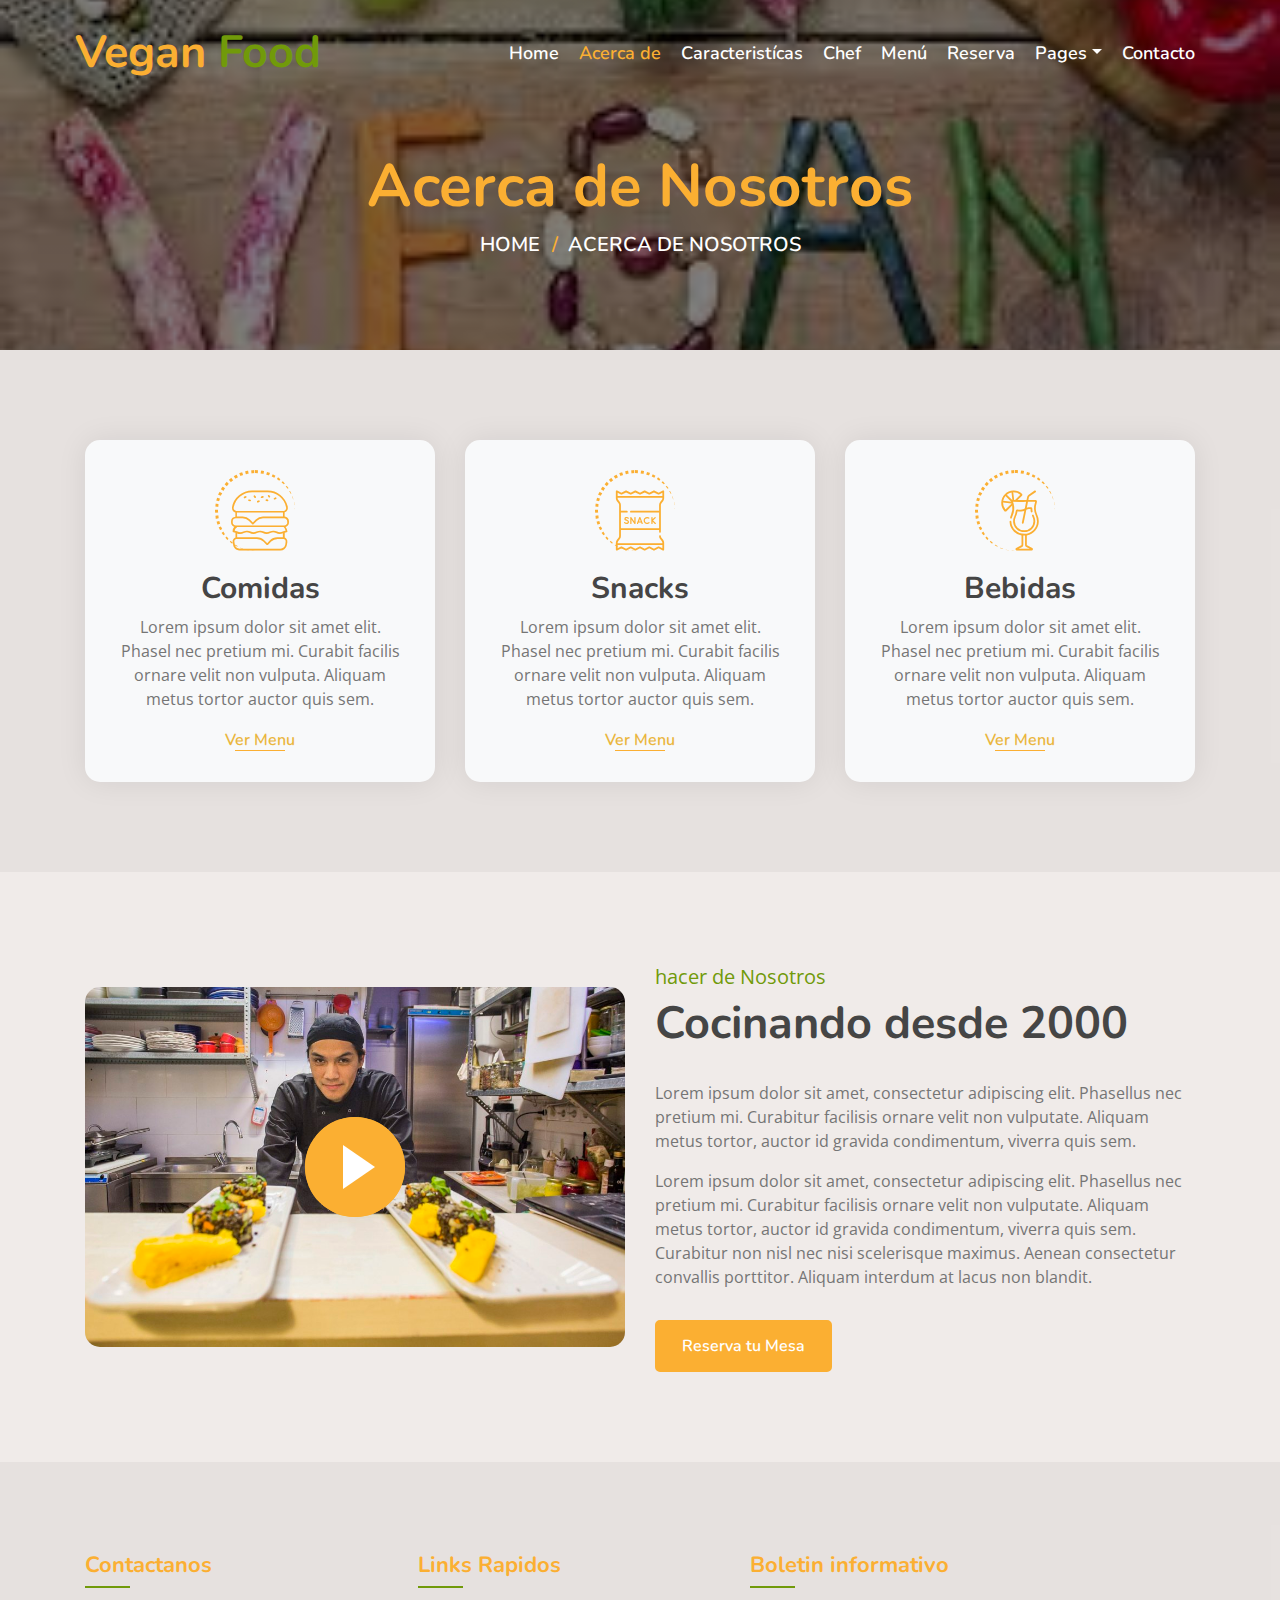
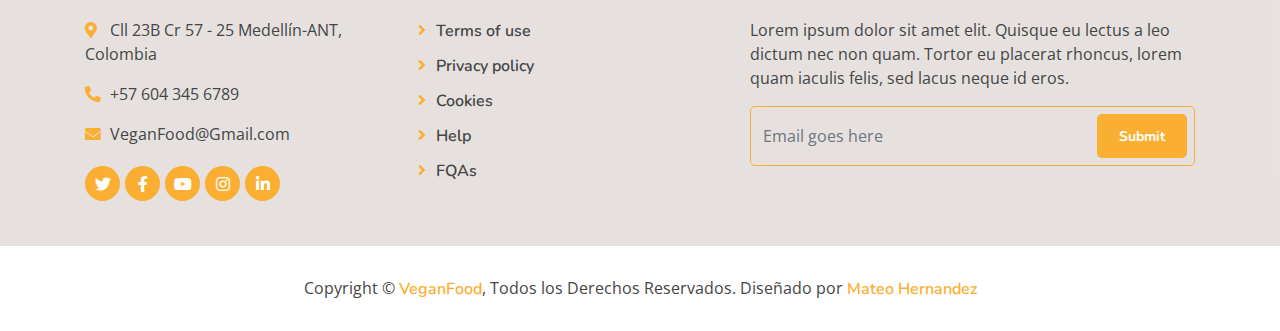
<file: about.html>
<!DOCTYPE html>
<html lang="en">
    <head>
        <meta charset="utf-8">
         <title>VeganFood Website Template</title>
        <meta content="width=device-width, initial-scale=1.0" name="viewport">
        <meta content="Free Website Template" name="keywords">
        <meta content="Free Website Template" name="description">

        <!-- Favicon -->
        <link href="img/favicon.ico" rel="icon">

        <!-- Google Font -->
        <link href="https://fonts.googleapis.com/css?family=Open+Sans:300,400|Nunito:600,700" rel="stylesheet"> 
        
        <!-- CSS Libraries -->
        <link href="https://stackpath.bootstrapcdn.com/bootstrap/4.4.1/css/bootstrap.min.css" rel="stylesheet">
        <link href="https://cdnjs.cloudflare.com/ajax/libs/font-awesome/5.10.0/css/all.min.css" rel="stylesheet">
        <link href="lib/animate/animate.min.css" rel="stylesheet">
        <link href="lib/owlcarousel/assets/owl.carousel.min.css" rel="stylesheet">
        <link href="lib/flaticon/font/flaticon.css" rel="stylesheet">
        <link href="lib/tempusdominus/css/tempusdominus-bootstrap-4.min.css" rel="stylesheet" />

        <!-- Template Stylesheet -->
        <link href="css/style.css" rel="stylesheet">
    </head>

    <body>
        <!-- Nav Bar Start -->
        <div class="navbar navbar-expand-lg bg-light navbar-light">
            <div class="container-fluid">
                <a href="index.html" class="navbar-brand">Vegan <span>Food</span></a>
                <button type="button" class="navbar-toggler" data-toggle="collapse" data-target="#navbarCollapse">
                    <span class="navbar-toggler-icon"></span>
                </button>

                <div class="collapse navbar-collapse justify-content-between" id="navbarCollapse">
                    <div class="navbar-nav ml-auto">
                        <a href="index.html" class="nav-item nav-link">Home</a>
                        <a href="about.html" class="nav-item nav-link active">Acerca de</a>
                        <a href="feature.html" class="nav-item nav-link">Caracteristícas</a>
                        <a href="team.html" class="nav-item nav-link">Chef</a>
                        <a href="menu.html" class="nav-item nav-link">Menú</a>
                        <a href="booking.html" class="nav-item nav-link">Reserva</a>
                        <div class="nav-item dropdown">
                            <a href="#" class="nav-link dropdown-toggle" data-toggle="dropdown">Pages</a>
                            <div class="dropdown-menu">
                                <a href="blog.html" class="dropdown-item">Blog</a>
                                <a href="single.html" class="dropdown-item">Detalle</a>
                            </div>
                        </div>
                        <a href="contact.html" class="nav-item nav-link">Contacto</a>
                    </div>
                </div>
            </div>
        </div>
        <!-- Nav Bar End -->
        
        
        <!-- Page Header Start -->
        <div class="page-header mb-0">
            <div class="container">
                <div class="row">
                    <div class="col-12">
                        <h2>Acerca de Nosotros</h2>
                    </div>
                    <div class="col-12">
                        <a href="">Home</a>
                        <a href="">Acerca de Nosotros</a>
                    </div>
                </div>
            </div>
        </div>
        <!-- Page Header End -->
        
        
        <!-- Food Start -->
        <div class="food mt-0">
            <div class="container">
                <div class="row align-items-center">
                    <div class="col-md-4">
                        <div class="food-item">
                            <i class="flaticon-burger"></i>
                            <h2>Comidas</h2>
                            <p>
                                Lorem ipsum dolor sit amet elit. Phasel nec pretium mi. Curabit facilis ornare velit non vulputa. Aliquam metus tortor auctor quis sem. 
                            </p>
                            <a href="">Ver Menu</a>
                        </div>
                    </div>
                    <div class="col-md-4">
                        <div class="food-item">
                            <i class="flaticon-snack"></i>
                            <h2>Snacks</h2>
                            <p>
                                Lorem ipsum dolor sit amet elit. Phasel nec pretium mi. Curabit facilis ornare velit non vulputa. Aliquam metus tortor auctor quis sem. 
                            </p>
                            <a href="">Ver Menu</a>
                        </div>
                    </div>
                    <div class="col-md-4">
                        <div class="food-item">
                            <i class="flaticon-cocktail"></i>
                            <h2>Bebidas</h2>
                            <p>
                                Lorem ipsum dolor sit amet elit. Phasel nec pretium mi. Curabit facilis ornare velit non vulputa. Aliquam metus tortor auctor quis sem. 
                            </p>
                            <a href="">Ver Menu</a>
                        </div>
                    </div>
                </div>
            </div>
        </div>
        <!-- Food End -->
        

        <!-- About Start -->
        <div class="about">
            <div class="container">
                <div class="row align-items-center">
                    <div class="col-lg-6">
                        <div class="about-img">
                            <img src="img/about.jpg" alt="Image">
                            <button type="button" class="btn-play" data-toggle="modal" data-src="https://www.youtube.com/embed/DWRcNpR6Kdc" data-target="#videoModal">
                                <span></span>
                            </button>
                        </div>
                    </div>
                    <div class="col-lg-6">
                        <div class="about-content">
                            <div class="section-header">
                                <p>hacer de Nosotros</p>
                                <h2>Cocinando desde 2000</h2>
                            </div>
                            <div class="about-text">
                                <p>
                                    Lorem ipsum dolor sit amet, consectetur adipiscing elit. Phasellus nec pretium mi. Curabitur facilisis ornare velit non vulputate. Aliquam metus tortor, auctor id gravida condimentum, viverra quis sem.
                                </p>
                                <p>
                                    Lorem ipsum dolor sit amet, consectetur adipiscing elit. Phasellus nec pretium mi. Curabitur facilisis ornare velit non vulputate. Aliquam metus tortor, auctor id gravida condimentum, viverra quis sem. Curabitur non nisl nec nisi scelerisque maximus. Aenean consectetur convallis porttitor. Aliquam interdum at lacus non blandit.
                                </p>
                                <a class="btn custom-btn" href="">Reserva tu Mesa</a>
                            </div>
                        </div>
                    </div>
                </div>
            </div>
        </div>
        <!-- About End -->
        
        
        <!-- Video Modal Start-->
        <div class="modal fade" id="videoModal" tabindex="-1" role="dialog" aria-labelledby="exampleModalLabel" aria-hidden="true">
            <div class="modal-dialog" role="document">
                <div class="modal-content">
                    <div class="modal-body">
                        <button type="button" class="close" data-dismiss="modal" aria-label="Close">
                            <span aria-hidden="true">&times;</span>
                        </button>        
                        <!-- 16:9 aspect ratio -->
                        <div class="embed-responsive embed-responsive-16by9">
                            <iframe class="embed-responsive-item" src="" id="video"  allowscriptaccess="always" allow="autoplay"></iframe>
                        </div>
                    </div>
                </div>
            </div>
        </div> 
        <!-- Video Modal End -->


        <!-- Footer Start -->
        <div class="footer">
            <div class="container">
                <div class="row">
                    <div class="col-lg-7">
                        <div class="row">
                            <div class="col-md-6">
                                <div class="footer-contact">
                                    <h2>Contactanos</h2>
                                    <p><i class="fa fa-map-marker-alt"></i>Cll 23B Cr 57 - 25 Medellín-ANT, Colombia</p>
                                    <p><i class="fa fa-phone-alt"></i>+57 604 345 6789</p>
                                    <p><i class="fa fa-envelope"></i>VeganFood@Gmail.com</p>
                                    <div class="footer-social">
                                        <a href=""><i class="fab fa-twitter"></i></a>
                                        <a href=""><i class="fab fa-facebook-f"></i></a>
                                        <a href=""><i class="fab fa-youtube"></i></a>
                                        <a href=""><i class="fab fa-instagram"></i></a>
                                        <a href=""><i class="fab fa-linkedin-in"></i></a>
                                    </div>
                                </div>
                            </div>
                            <div class="col-md-6">
                                <div class="footer-link">
                                    <h2>Links Rapidos</h2>
                                    <a href="">Terms of use</a>
                                    <a href="">Privacy policy</a>
                                    <a href="">Cookies</a>
                                    <a href="">Help</a>
                                    <a href="">FQAs</a>
                                </div>
                            </div>
                        </div>
                    </div>
                    <div class="col-lg-5">
                        <div class="footer-newsletter">
                            <h2>Boletin informativo</h2>
                            <p>
                                Lorem ipsum dolor sit amet elit. Quisque eu lectus a leo dictum nec non quam. Tortor eu placerat rhoncus, lorem quam iaculis felis, sed lacus neque id eros.
                            </p>
                            <div class="form">
                                <input class="form-control" placeholder="Email goes here">
                                <button class="btn custom-btn">Submit</button>
                            </div>
                        </div>
                    </div>
                </div>
            </div>
            <div class="copyright">
                <div class="container">
                   <p>Copyright &copy; <a href="#">VeganFood</a>, Todos los Derechos Reservados.</p>
                    <p>Diseñado por <a href="https://htmlcodex.com">Mateo Hernandez</a></p>
                </div>
            </div>
        </div>
        <!-- Footer End -->

        <a href="#" class="back-to-top"><i class="fa fa-chevron-up"></i></a>

        <!-- JavaScript Libraries -->
        <script src="https://code.jquery.com/jquery-3.4.1.min.js"></script>
        <script src="https://stackpath.bootstrapcdn.com/bootstrap/4.4.1/js/bootstrap.bundle.min.js"></script>
        <script src="lib/easing/easing.min.js"></script>
        <script src="lib/owlcarousel/owl.carousel.min.js"></script>
        <script src="lib/tempusdominus/js/moment.min.js"></script>
        <script src="lib/tempusdominus/js/moment-timezone.min.js"></script>
        <script src="lib/tempusdominus/js/tempusdominus-bootstrap-4.min.js"></script>
        
        <!-- Contact Javascript File -->
        <script src="mail/jqBootstrapValidation.min.js"></script>
        <script src="mail/contact.js"></script>

        <!-- Template Javascript -->
        <script src="js/main.js"></script>
    </body>
</html>
</file>
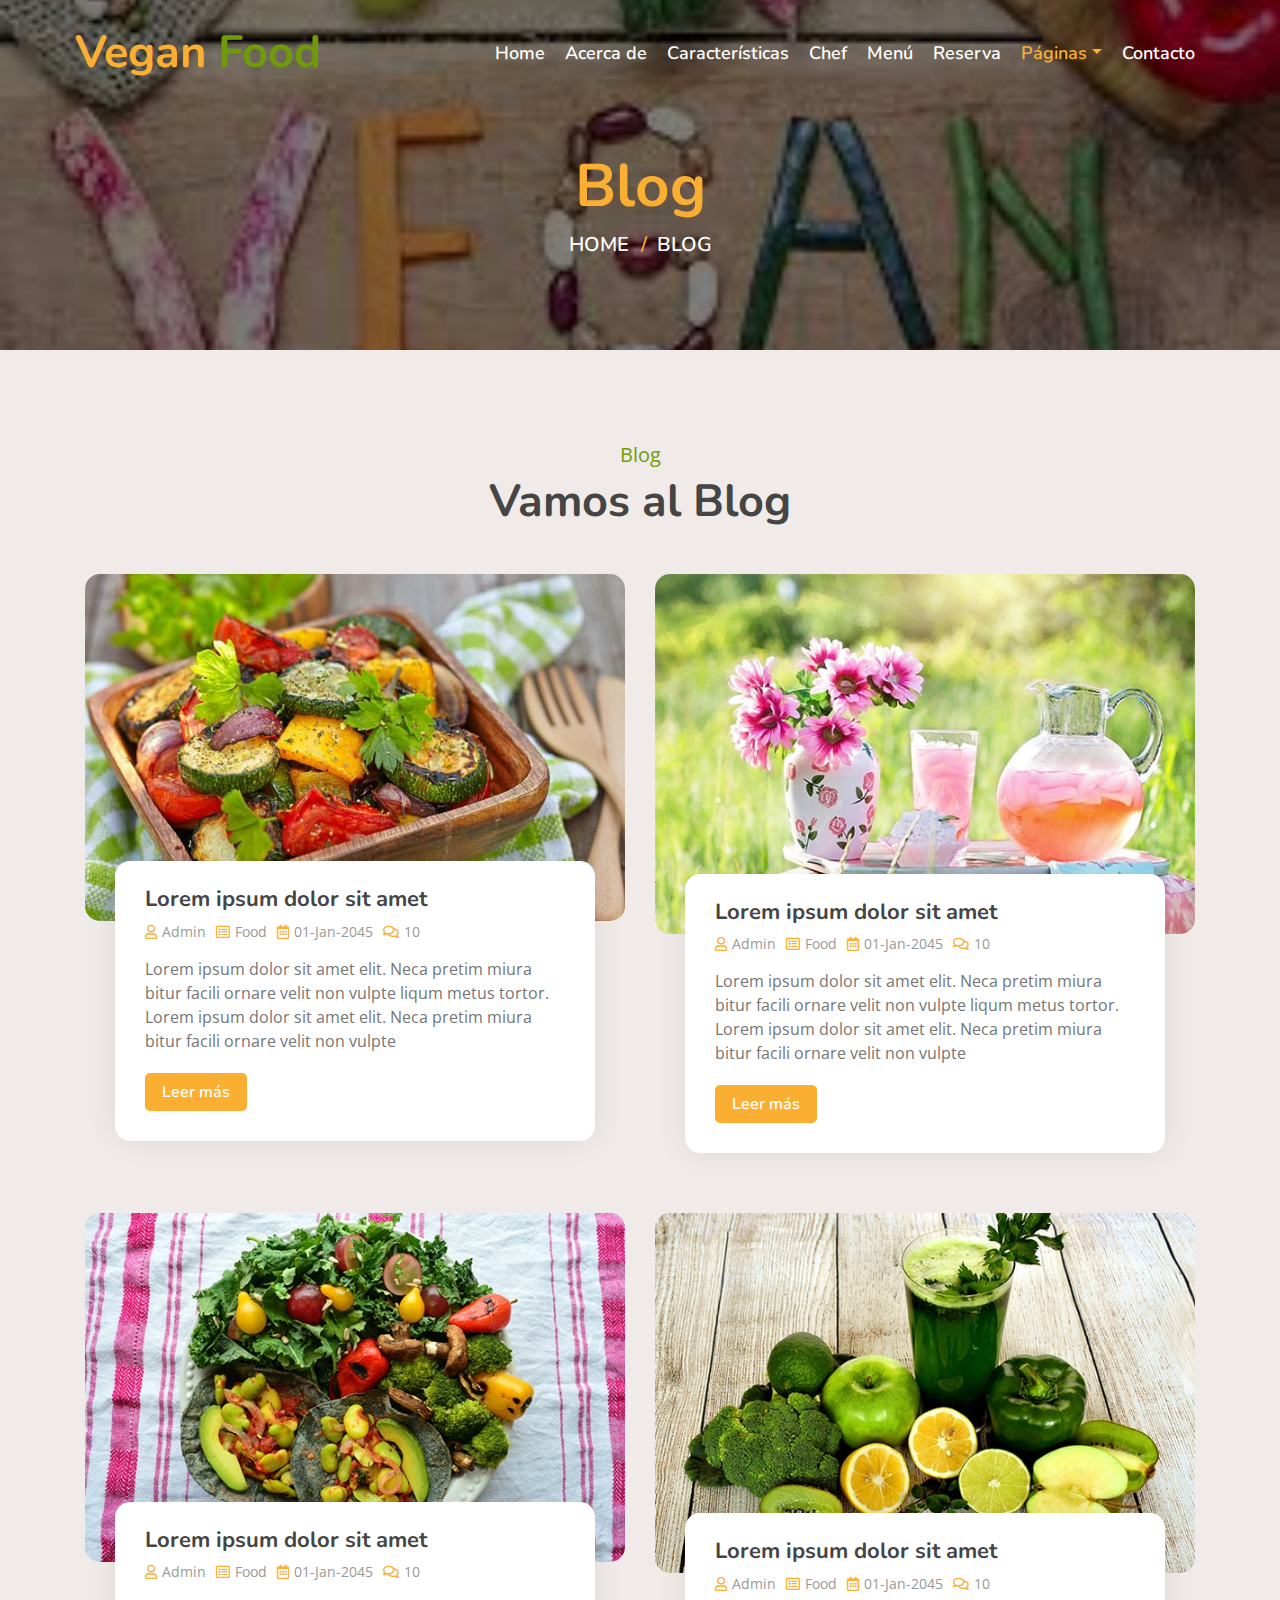
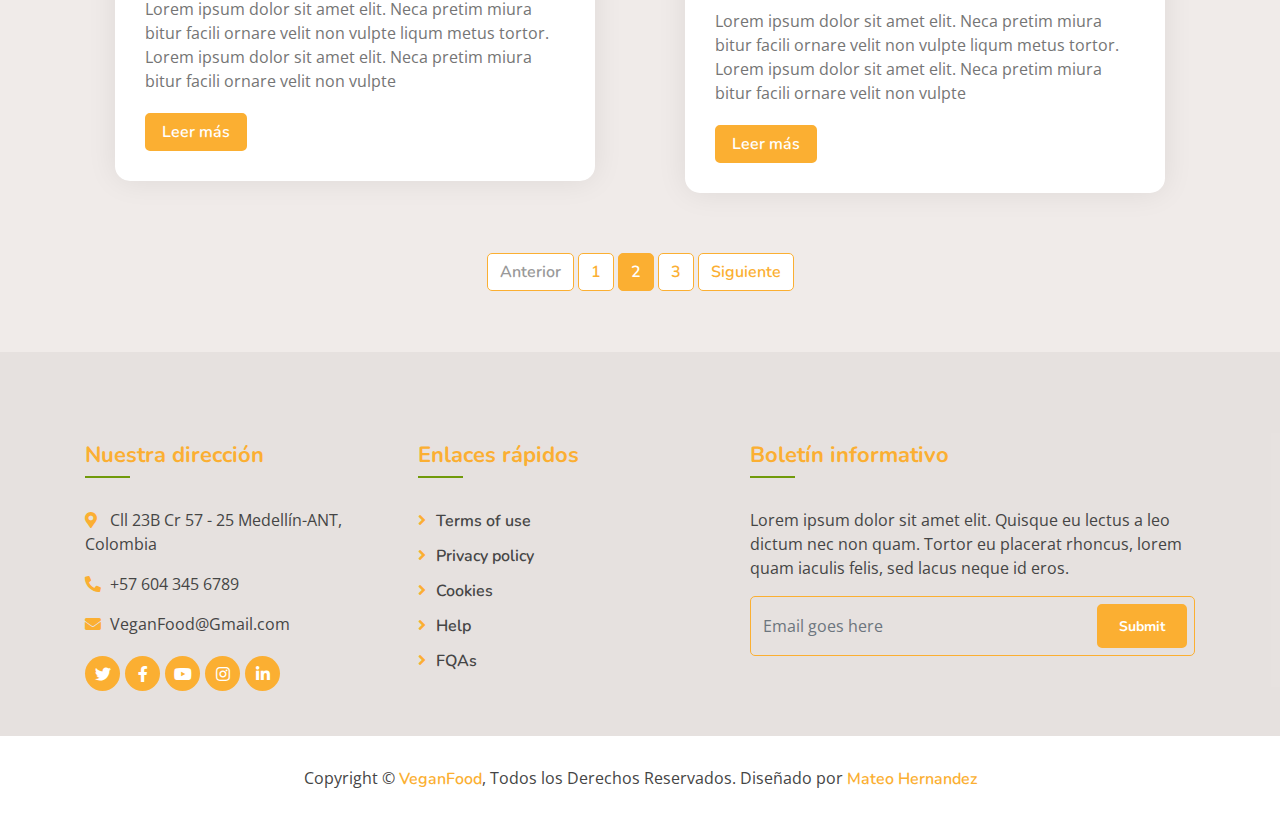
<file: blog.html>
<!DOCTYPE html>
<html lang="en">
    <head>
        <meta charset="utf-8">
         <title>VeganFood Website Template</title>
        <meta content="width=device-width, initial-scale=1.0" name="viewport">
        <meta content="Free Website Template" name="keywords">
        <meta content="Free Website Template" name="description">

        <!-- Favicon -->
        <link href="img/favicon.ico" rel="icon">

        <!-- Google Font -->
        <link href="https://fonts.googleapis.com/css?family=Open+Sans:300,400|Nunito:600,700" rel="stylesheet"> 
        
        <!-- CSS Libraries -->
        <link href="https://stackpath.bootstrapcdn.com/bootstrap/4.4.1/css/bootstrap.min.css" rel="stylesheet">
        <link href="https://cdnjs.cloudflare.com/ajax/libs/font-awesome/5.10.0/css/all.min.css" rel="stylesheet">
        <link href="lib/animate/animate.min.css" rel="stylesheet">
        <link href="lib/owlcarousel/assets/owl.carousel.min.css" rel="stylesheet">
        <link href="lib/flaticon/font/flaticon.css" rel="stylesheet">
        <link href="lib/tempusdominus/css/tempusdominus-bootstrap-4.min.css" rel="stylesheet" />

        <!-- Template Stylesheet -->
        <link href="css/style.css" rel="stylesheet">
    </head>

    <body>
        <!-- Nav Bar Start -->
        <div class="navbar navbar-expand-lg bg-light navbar-light">
            <div class="container-fluid">
                <a href="index.html" class="navbar-brand">Vegan <span>Food</span></a>
                <button type="button" class="navbar-toggler" data-toggle="collapse" data-target="#navbarCollapse">
                    <span class="navbar-toggler-icon"></span>
                </button>

                <div class="collapse navbar-collapse justify-content-between" id="navbarCollapse">
                    <div class="navbar-nav ml-auto">
                        <a href="index.html" class="nav-item nav-link">Home</a>
                        <a href="about.html" class="nav-item nav-link">Acerca de</a>
                        <a href="feature.html" class="nav-item nav-link">Características</a>
                        <a href="team.html" class="nav-item nav-link">Chef</a>
                        <a href="menu.html" class="nav-item nav-link">Menú</a>
                        <a href="booking.html" class="nav-item nav-link">Reserva</a>
                        <div class="nav-item dropdown">
                            <a href="#" class="nav-link dropdown-toggle active" data-toggle="dropdown">Páginas</a>
                            <div class="dropdown-menu">
                                <a href="blog.html" class="dropdown-item">Blog</a>
                                <a href="single.html" class="dropdown-item">Detalle</a>
                            </div>
                        </div>
                        <a href="contact.html" class="nav-item nav-link">Contacto</a>
                    </div>
                </div>
            </div>
        </div>
        <!-- Nav Bar End -->
        
        
        <!-- Page Header Start -->
        <div class="page-header">
            <div class="container">
                <div class="row">
                    <div class="col-12">
                        <h2>Blog</h2>
                    </div>
                    <div class="col-12">
                        <a href="">Home</a>
                        <a href="">Blog</a>
                    </div>
                </div>
            </div>
        </div>
        <!-- Page Header End -->
        
        
        <!-- Blog Start -->
        <div class="blog">
            <div class="container">
                <div class="section-header text-center">
                    <p>Blog</p>
                    <h2>Vamos al Blog</h2>
                </div>
                <div class="row">
                    <div class="col-md-6">
                        <div class="blog-item">
                            <div class="blog-img">
                                <img src="img/blog-1.jpg" alt="Blog">
                            </div>
                            <div class="blog-content">
                                <h2 class="blog-title">Lorem ipsum dolor sit amet</h2>
                                <div class="blog-meta">
                                    <p><i class="far fa-user"></i>Admin</p>
                                    <p><i class="far fa-list-alt"></i>Food</p>
                                    <p><i class="far fa-calendar-alt"></i>01-Jan-2045</p>
                                    <p><i class="far fa-comments"></i>10</p>
                                </div>
                                <div class="blog-text">
                                    <p>
                                        Lorem ipsum dolor sit amet elit. Neca pretim miura bitur facili ornare velit non vulpte liqum metus tortor. Lorem ipsum dolor sit amet elit. Neca pretim miura bitur facili ornare velit non vulpte
                                    </p>
                                    <a class="btn custom-btn" href="">Leer más</a>
                                </div>
                            </div>
                        </div>
                    </div>
                    <div class="col-md-6">
                        <div class="blog-item">
                            <div class="blog-img">
                                <img src="img/blog-2.jpg" alt="Blog">
                            </div>
                            <div class="blog-content">
                                <h2 class="blog-title">Lorem ipsum dolor sit amet</h2>
                                <div class="blog-meta">
                                    <p><i class="far fa-user"></i>Admin</p>
                                    <p><i class="far fa-list-alt"></i>Food</p>
                                    <p><i class="far fa-calendar-alt"></i>01-Jan-2045</p>
                                    <p><i class="far fa-comments"></i>10</p>
                                </div>
                                <div class="blog-text">
                                    <p>
                                        Lorem ipsum dolor sit amet elit. Neca pretim miura bitur facili ornare velit non vulpte liqum metus tortor. Lorem ipsum dolor sit amet elit. Neca pretim miura bitur facili ornare velit non vulpte
                                    </p>
                                    <a class="btn custom-btn" href="">Leer más</a>
                                </div>
                            </div>
                        </div>
                    </div>
                    <div class="col-md-6">
                        <div class="blog-item">
                            <div class="blog-img">
                                <img src="img/blog-3.jpg" alt="Blog">
                            </div>
                            <div class="blog-content">
                                <h2 class="blog-title">Lorem ipsum dolor sit amet</h2>
                                <div class="blog-meta">
                                    <p><i class="far fa-user"></i>Admin</p>
                                    <p><i class="far fa-list-alt"></i>Food</p>
                                    <p><i class="far fa-calendar-alt"></i>01-Jan-2045</p>
                                    <p><i class="far fa-comments"></i>10</p>
                                </div>
                                <div class="blog-text">
                                    <p>
                                        Lorem ipsum dolor sit amet elit. Neca pretim miura bitur facili ornare velit non vulpte liqum metus tortor. Lorem ipsum dolor sit amet elit. Neca pretim miura bitur facili ornare velit non vulpte
                                    </p>
                                    <a class="btn custom-btn" href="">Leer más</a>
                                </div>
                            </div>
                        </div>
                    </div>
                    <div class="col-md-6">
                        <div class="blog-item">
                            <div class="blog-img">
                                <img src="img/blog-4.jpg" alt="Blog">
                            </div>
                            <div class="blog-content">
                                <h2 class="blog-title">Lorem ipsum dolor sit amet</h2>
                                <div class="blog-meta">
                                    <p><i class="far fa-user"></i>Admin</p>
                                    <p><i class="far fa-list-alt"></i>Food</p>
                                    <p><i class="far fa-calendar-alt"></i>01-Jan-2045</p>
                                    <p><i class="far fa-comments"></i>10</p>
                                </div>
                                <div class="blog-text">
                                    <p>
                                        Lorem ipsum dolor sit amet elit. Neca pretim miura bitur facili ornare velit non vulpte liqum metus tortor. Lorem ipsum dolor sit amet elit. Neca pretim miura bitur facili ornare velit non vulpte
                                    </p>
                                    <a class="btn custom-btn" href="">Leer más</a>
                                </div>
                            </div>
                        </div>
                    </div>
                </div>
                <div class="row">
                    <div class="col-12">
                        <ul class="pagination justify-content-center">
                            <li class="page-item disabled"><a class="page-link" href="#">Anterior</a></li>
                            <li class="page-item"><a class="page-link" href="#">1</a></li>
                            <li class="page-item active"><a class="page-link" href="#">2</a></li>
                            <li class="page-item"><a class="page-link" href="#">3</a></li>
                            <li class="page-item"><a class="page-link" href="#">Siguiente</a></li>
                        </ul> 
                    </div>
                </div>
            </div>
        </div>
        <!-- Blog End -->


        <!-- Footer Start -->
        <div class="footer">
            <div class="container">
                <div class="row">
                    <div class="col-lg-7">
                        <div class="row">
                            <div class="col-md-6">
                                <div class="footer-contact">
                                    <h2>Nuestra dirección</h2>
                                    <p><i class="fa fa-map-marker-alt"></i>Cll 23B Cr 57 - 25 Medellín-ANT, Colombia</p>
                                    <p><i class="fa fa-phone-alt"></i>+57 604 345 6789</p>
                                    <p><i class="fa fa-envelope"></i>VeganFood@Gmail.com</p>
                                    <div class="footer-social">
                                        <a href=""><i class="fab fa-twitter"></i></a>
                                        <a href=""><i class="fab fa-facebook-f"></i></a>
                                        <a href=""><i class="fab fa-youtube"></i></a>
                                        <a href=""><i class="fab fa-instagram"></i></a>
                                        <a href=""><i class="fab fa-linkedin-in"></i></a>
                                    </div>
                                </div>
                            </div>
                            <div class="col-md-6">
                                <div class="footer-link">
                                    <h2>Enlaces rápidos</h2>
                                    <a href="">Terms of use</a>
                                    <a href="">Privacy policy</a>
                                    <a href="">Cookies</a>
                                    <a href="">Help</a>
                                    <a href="">FQAs</a>
                                </div>
                            </div>
                        </div>
                    </div>
                    <div class="col-lg-5">
                        <div class="footer-newsletter">
                            <h2>Boletín informativo</h2>
                            <p>
                                Lorem ipsum dolor sit amet elit. Quisque eu lectus a leo dictum nec non quam. Tortor eu placerat rhoncus, lorem quam iaculis felis, sed lacus neque id eros.
                            </p>
                            <div class="form">
                                <input class="form-control" placeholder="Email goes here">
                                <button class="btn custom-btn">Submit</button>
                            </div>
                        </div>
                    </div>
                </div>
            </div>
            <div class="copyright">
                <div class="container">
                    <p>Copyright &copy; <a href="#">VeganFood</a>, Todos los Derechos Reservados.</p>
                    <p>Diseñado por <a href="https://htmlcodex.com">Mateo Hernandez</a></p>
                </div>
            </div>
        </div>
        <!-- Footer End -->

        <a href="#" class="back-to-top"><i class="fa fa-chevron-up"></i></a>

        <!-- JavaScript Libraries -->
        <script src="https://code.jquery.com/jquery-3.4.1.min.js"></script>
        <script src="https://stackpath.bootstrapcdn.com/bootstrap/4.4.1/js/bootstrap.bundle.min.js"></script>
        <script src="lib/easing/easing.min.js"></script>
        <script src="lib/owlcarousel/owl.carousel.min.js"></script>
        <script src="lib/tempusdominus/js/moment.min.js"></script>
        <script src="lib/tempusdominus/js/moment-timezone.min.js"></script>
        <script src="lib/tempusdominus/js/tempusdominus-bootstrap-4.min.js"></script>
        
        <!-- Contact Javascript File -->
        <script src="mail/jqBootstrapValidation.min.js"></script>
        <script src="mail/contact.js"></script>

        <!-- Template Javascript -->
        <script src="js/main.js"></script>
    </body>
</html>
</file>
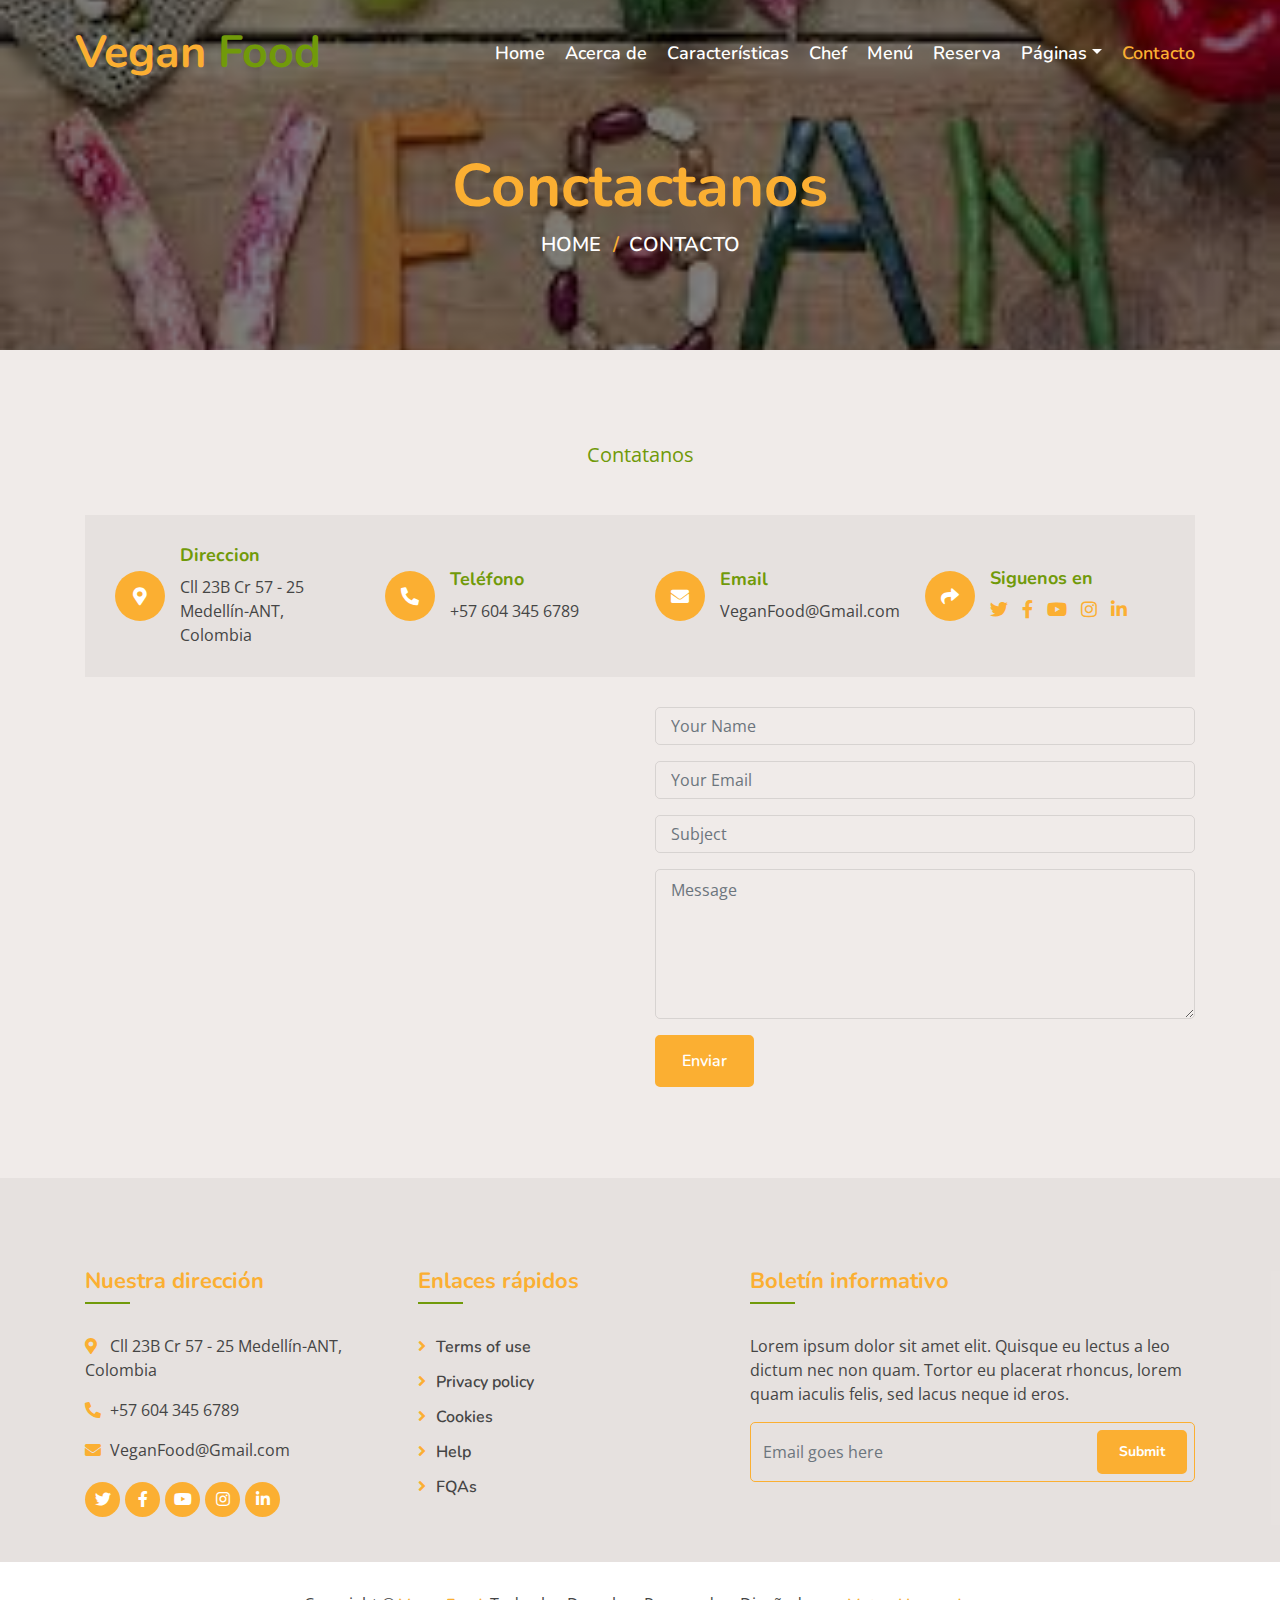
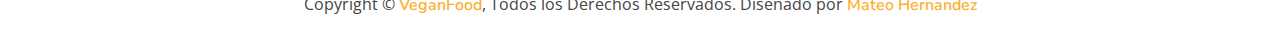
<file: contact.html>
<!DOCTYPE html>
<html lang="en">
    <head>
        <meta charset="utf-8">
         <title>VeganFood Website Template</title>
        <meta content="width=device-width, initial-scale=1.0" name="viewport">
        <meta content="Free Website Template" name="keywords">
        <meta content="Free Website Template" name="description">

        <!-- Favicon -->
        <link href="img/favicon.ico" rel="icon">

        <!-- Google Font -->
        <link href="https://fonts.googleapis.com/css?family=Open+Sans:300,400|Nunito:600,700" rel="stylesheet"> 
        
        <!-- CSS Libraries -->
        <link href="https://stackpath.bootstrapcdn.com/bootstrap/4.4.1/css/bootstrap.min.css" rel="stylesheet">
        <link href="https://cdnjs.cloudflare.com/ajax/libs/font-awesome/5.10.0/css/all.min.css" rel="stylesheet">
        <link href="lib/animate/animate.min.css" rel="stylesheet">
        <link href="lib/owlcarousel/assets/owl.carousel.min.css" rel="stylesheet">
        <link href="lib/flaticon/font/flaticon.css" rel="stylesheet">
        <link href="lib/tempusdominus/css/tempusdominus-bootstrap-4.min.css" rel="stylesheet" />

        <!-- Template Stylesheet -->
        <link href="css/style.css" rel="stylesheet">
    </head>

    <body>
        <!-- Nav Bar Start -->
        <div class="navbar navbar-expand-lg bg-light navbar-light">
            <div class="container-fluid">
                <a href="index.html" class="navbar-brand">Vegan <span>Food</span></a>
                <button type="button" class="navbar-toggler" data-toggle="collapse" data-target="#navbarCollapse">
                    <span class="navbar-toggler-icon"></span>
                </button>

                <div class="collapse navbar-collapse justify-content-between" id="navbarCollapse">
                    <div class="navbar-nav ml-auto">
                        <a href="index.html" class="nav-item nav-link">Home</a>
                        <a href="about.html" class="nav-item nav-link">Acerca de</a>
                        <a href="feature.html" class="nav-item nav-link">Características</a>
                        <a href="team.html" class="nav-item nav-link">Chef</a>
                        <a href="menu.html" class="nav-item nav-link">Menú</a>
                        <a href="booking.html" class="nav-item nav-link">Reserva</a>
                        <div class="nav-item dropdown">
                            <a href="#" class="nav-link dropdown-toggle" data-toggle="dropdown">Páginas</a>
                            <div class="dropdown-menu">
                                <a href="blog.html" class="dropdown-item">Blog</a>
                                <a href="single.html" class="dropdown-item">Detalle</a>
                            </div>
                        </div>
                        <a href="contact.html" class="nav-item nav-link active">Contacto</a>
                    </div>
                </div>
            </div>
        </div>
        <!-- Nav Bar End -->
        
        
        <!-- Page Header Start -->
        <div class="page-header">
            <div class="container">
                <div class="row">
                    <div class="col-12">
                        <h2>Conctactanos</h2>
                    </div>
                    <div class="col-12">
                        <a href="">Home</a>
                        <a href="">Contacto</a>
                    </div>
                </div>
            </div>
        </div>
        <!-- Page Header End -->
        
        
        <!-- Contact Start -->
        <div class="contact">
            <div class="container">
                <div class="section-header text-center">
                    <p>Contatanos</p>
                    <h2></h2>
                </div>
                <div class="row align-items-center contact-information">
                    <div class="col-md-6 col-lg-3">
                        <div class="contact-info">
                            <div class="contact-icon">
                                <i class="fa fa-map-marker-alt"></i>
                            </div>
                            <div class="contact-text">
                                <h3>Direccion</h3>
                                <p>Cll 23B Cr 57 - 25 Medellín-ANT, Colombia</p>
                            </div>
                        </div>
                    </div>
                    <div class="col-md-6 col-lg-3">
                        <div class="contact-info">
                            <div class="contact-icon">
                                <i class="fa fa-phone-alt"></i>
                            </div>
                            <div class="contact-text">
                                <h3>Teléfono</h3>
                                <p>+57 604 345 6789</p>
                            </div>
                        </div>
                    </div>
                    <div class="col-md-6 col-lg-3">
                        <div class="contact-info">
                            <div class="contact-icon">
                                <i class="fa fa-envelope"></i>
                            </div>
                            <div class="contact-text">
                                <h3>Email</h3>
                                <p>VeganFood@Gmail.com</p>
                            </div>
                        </div>
                    </div>
                    <div class="col-md-6 col-lg-3">
                        <div class="contact-info">
                            <div class="contact-icon">
                                <i class="fa fa-share"></i>
                            </div>
                            <div class="contact-text">
                                <h3>Siguenos en</h3>
                                <div class="contact-social">
                                    <a href=""><i class="fab fa-twitter"></i></a>
                                    <a href=""><i class="fab fa-facebook-f"></i></a>
                                    <a href=""><i class="fab fa-youtube"></i></a>
                                    <a href=""><i class="fab fa-instagram"></i></a>
                                    <a href=""><i class="fab fa-linkedin-in"></i></a>
                                </div>
                            </div>
                        </div>
                    </div>
                </div>
                <div class="row contact-form">
                    <div class="col-md-6">
                        <iframe src="https://www.google.com/maps/embed?pb=!1m14!1m12!1m3!1d28317.720532350304!2d-75.58473904640351!3d6.221899621686927!2m3!1f0!2f0!3f0!3m2!1i1024!2i768!4f13.1!5e0!3m2!1ses-419!2sco!4v1645395891861!5m2!1ses-419!2sco" frameborder="0" style="border:0;" allowfullscreen="" aria-hidden="false" tabindex="0"></iframe>
                    </div>
                    <div class="col-md-6">
                        <div id="success"></div>
                        <form name="sentMessage" id="contactForm" novalidate="novalidate">
                            <div class="control-group">
                                <input type="text" class="form-control" id="name" placeholder="Your Name" required="required" data-validation-required-message="Please enter your name" />
                                <p class="help-block text-danger"></p>
                            </div>
                            <div class="control-group">
                                <input type="email" class="form-control" id="email" placeholder="Your Email" required="required" data-validation-required-message="Please enter your email" />
                                <p class="help-block text-danger"></p>
                            </div>
                            <div class="control-group">
                                <input type="text" class="form-control" id="subject" placeholder="Subject" required="required" data-validation-required-message="Please enter a subject" />
                                <p class="help-block text-danger"></p>
                            </div>
                            <div class="control-group">
                                <textarea class="form-control" id="message" placeholder="Message" required="required" data-validation-required-message="Please enter your message"></textarea>
                                <p class="help-block text-danger"></p>
                            </div>
                            <div>
                                <button class="btn custom-btn" type="submit" id="sendMessageButton">Enviar</button>
                            </div>
                        </form>
                    </div>
                </div>
            </div>
        </div>
        <!-- Contact End -->


        <!-- Footer Start -->
        <div class="footer">
            <div class="container">
                <div class="row">
                    <div class="col-lg-7">
                        <div class="row">
                            <div class="col-md-6">
                                <div class="footer-contact">
                                   <h2>Nuestra dirección</h2>
                                    <p><i class="fa fa-map-marker-alt"></i>Cll 23B Cr 57 - 25 Medellín-ANT, Colombia</p>
                                    <p><i class="fa fa-phone-alt"></i>+57 604 345 6789</p>
                                    <p><i class="fa fa-envelope"></i>VeganFood@Gmail.com</p>
                                    <div class="footer-social">
                                        <a href=""><i class="fab fa-twitter"></i></a>
                                        <a href="" link="https://www.facebook.com/profile.php?id=100072556066296"><i class="fab fa-facebook-f"></i></a>
                                        <a href=""><i class="fab fa-youtube"></i></a>
                                        <a href=""><i class="fab fa-instagram"></i></a>
                                        <a href=""><i class="fab fa-linkedin-in"></i></a>
                                    </div>
                                </div>
                            </div>
                            <div class="col-md-6">
                                <div class="footer-link">
                                    <h2>Enlaces rápidos</h2>
                                    <a href="">Terms of use</a>
                                    <a href="">Privacy policy</a>
                                    <a href="">Cookies</a>
                                    <a href="">Help</a>
                                    <a href="">FQAs</a>
                                </div>
                            </div>
                        </div>
                    </div>
                    <div class="col-lg-5">
                        <div class="footer-newsletter">
                            <h2>Boletín informativo</h2>
                            <p>
                                Lorem ipsum dolor sit amet elit. Quisque eu lectus a leo dictum nec non quam. Tortor eu placerat rhoncus, lorem quam iaculis felis, sed lacus neque id eros.
                            </p>
                            <div class="form">
                                <input class="form-control" placeholder="Email goes here">
                                <button class="btn custom-btn">Submit</button>
                            </div>
                        </div>
                    </div>
                </div>
            </div>
            <div class="copyright">
                <div class="container">
                    <p>Copyright &copy; <a href="#">VeganFood</a>, Todos los Derechos Reservados.</p>
                    <p>Diseñado por <a href="https://htmlcodex.com">Mateo Hernandez</a></p>
                </div>
            </div>
        </div>
        <!-- Footer End -->

        <a href="#" class="back-to-top"><i class="fa fa-chevron-up"></i></a>

        <!-- JavaScript Libraries -->
        <script src="https://code.jquery.com/jquery-3.4.1.min.js"></script>
        <script src="https://stackpath.bootstrapcdn.com/bootstrap/4.4.1/js/bootstrap.bundle.min.js"></script>
        <script src="lib/easing/easing.min.js"></script>
        <script src="lib/owlcarousel/owl.carousel.min.js"></script>
        <script src="lib/tempusdominus/js/moment.min.js"></script>
        <script src="lib/tempusdominus/js/moment-timezone.min.js"></script>
        <script src="lib/tempusdominus/js/tempusdominus-bootstrap-4.min.js"></script>
        
        <!-- Contact Javascript File -->
        <script src="mail/jqBootstrapValidation.min.js"></script>
        <script src="mail/contact.js"></script>

        <!-- Template Javascript -->
        <script src="js/main.js"></script>
    </body>
</html>
</file>
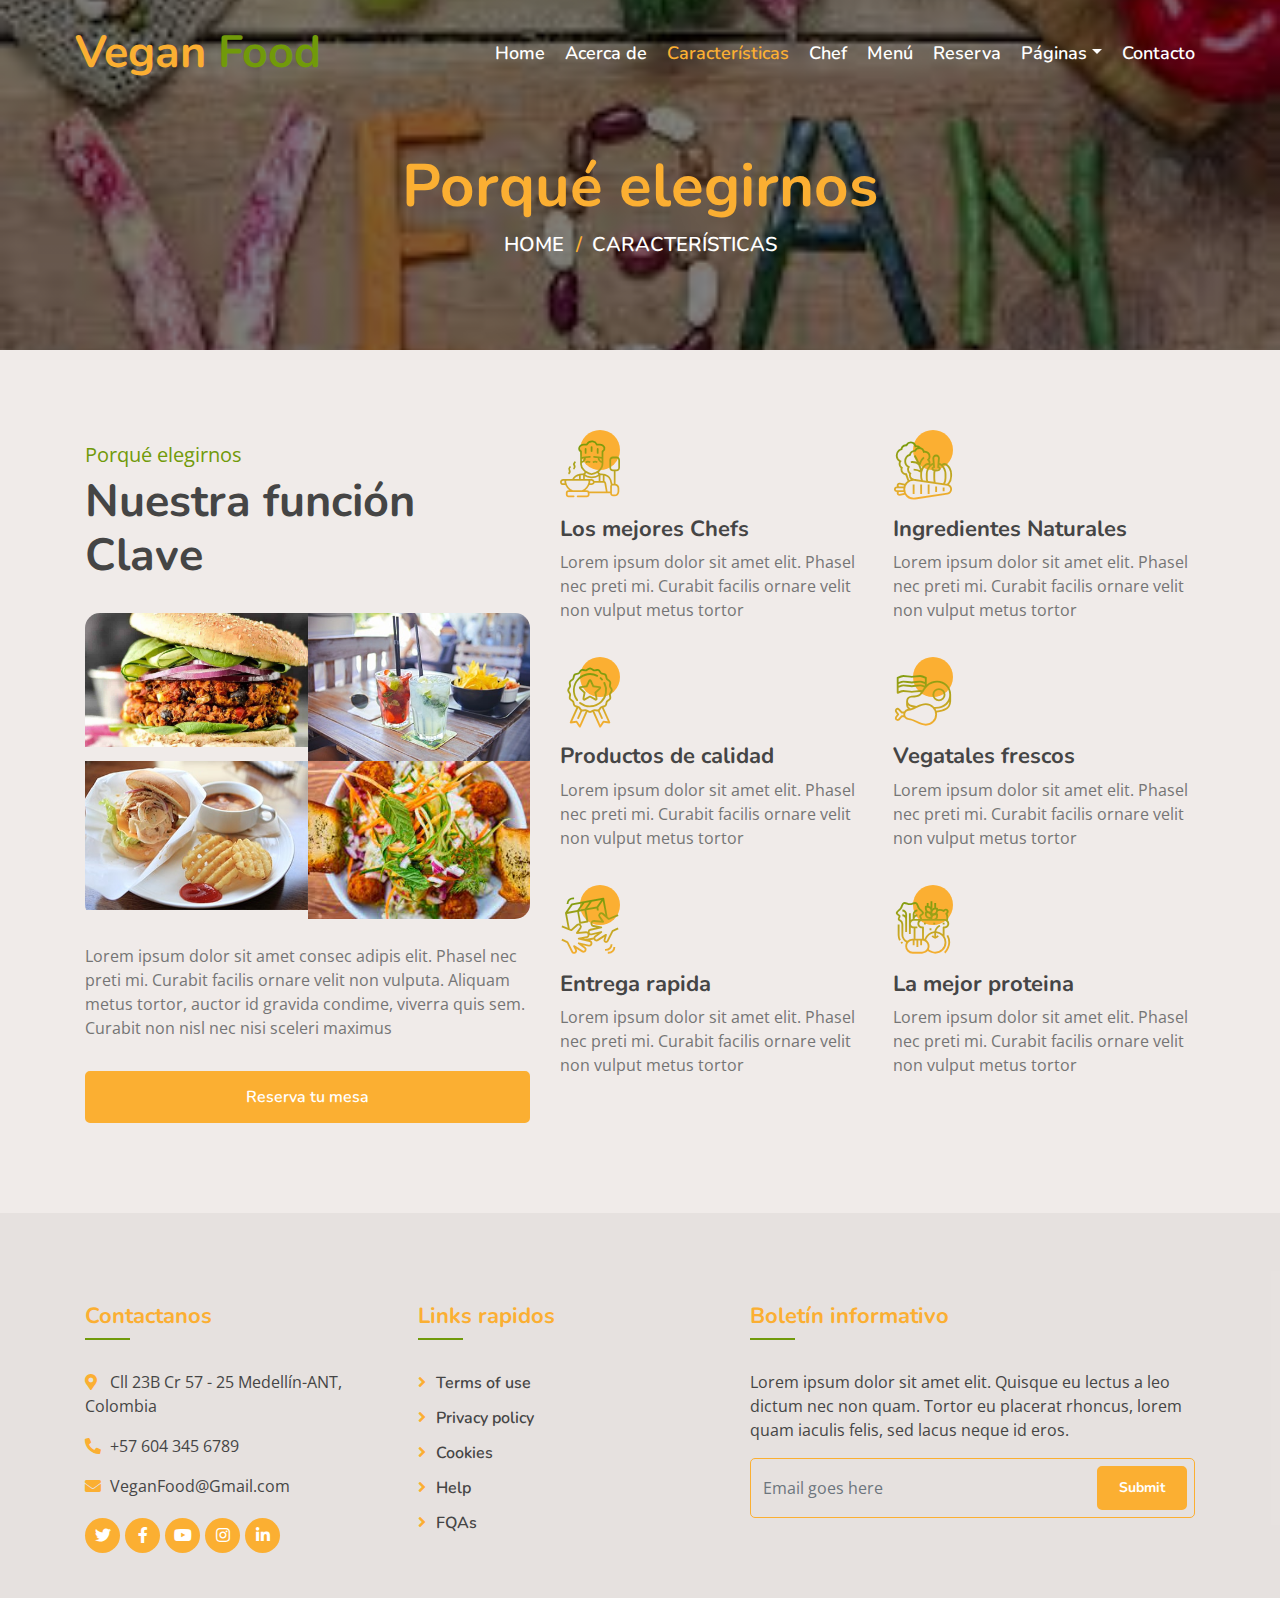
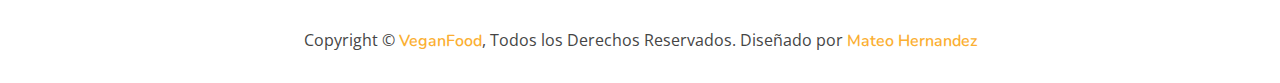
<file: feature.html>
<!DOCTYPE html>
<html lang="en">
    <head>
        <meta charset="utf-8">
         <title>VeganFood Website Template</title>
        <meta content="width=device-width, initial-scale=1.0" name="viewport">
        <meta content="Free Website Template" name="keywords">
        <meta content="Free Website Template" name="description">

        <!-- Favicon -->
        <link href="img/favicon.ico" rel="icon">

        <!-- Google Font -->
        <link href="https://fonts.googleapis.com/css?family=Open+Sans:300,400|Nunito:600,700" rel="stylesheet"> 
        
        <!-- CSS Libraries -->
        <link href="https://stackpath.bootstrapcdn.com/bootstrap/4.4.1/css/bootstrap.min.css" rel="stylesheet">
        <link href="https://cdnjs.cloudflare.com/ajax/libs/font-awesome/5.10.0/css/all.min.css" rel="stylesheet">
        <link href="lib/animate/animate.min.css" rel="stylesheet">
        <link href="lib/owlcarousel/assets/owl.carousel.min.css" rel="stylesheet">
        <link href="lib/flaticon/font/flaticon.css" rel="stylesheet">
        <link href="lib/tempusdominus/css/tempusdominus-bootstrap-4.min.css" rel="stylesheet" />

        <!-- Template Stylesheet -->
        <link href="css/style.css" rel="stylesheet">
    </head>

    <body>
        <!-- Nav Bar Start -->
        <div class="navbar navbar-expand-lg bg-light navbar-light">
            <div class="container-fluid">
                <a href="index.html" class="navbar-brand">Vegan <span>Food</span></a>
                <button type="button" class="navbar-toggler" data-toggle="collapse" data-target="#navbarCollapse">
                    <span class="navbar-toggler-icon"></span>
                </button>

                <div class="collapse navbar-collapse justify-content-between" id="navbarCollapse">
                    <div class="navbar-nav ml-auto">
                        <a href="index.html" class="nav-item nav-link">Home</a>
                        <a href="about.html" class="nav-item nav-link">Acerca de</a>
                        <a href="feature.html" class="nav-item nav-link active">Características</a>
                        <a href="team.html" class="nav-item nav-link">Chef</a>
                        <a href="menu.html" class="nav-item nav-link">Menú</a>
                        <a href="booking.html" class="nav-item nav-link">Reserva</a>
                        <div class="nav-item dropdown">
                            <a href="#" class="nav-link dropdown-toggle" data-toggle="dropdown">Páginas</a>
                            <div class="dropdown-menu">
                                <a href="blog.html" class="dropdown-item">Blog</a>
                                <a href="single.html" class="dropdown-item">Detalles</a>
                            </div>
                        </div>
                        <a href="contact.html" class="nav-item nav-link">Contacto</a>
                    </div>
                </div>
            </div>
        </div>
        <!-- Nav Bar End -->
        
        
        <!-- Page Header Start -->
        <div class="page-header">
            <div class="container">
                <div class="row">
                    <div class="col-12">
                        <h2>Porqué elegirnos</h2>
                    </div>
                    <div class="col-12">
                        <a href="">Home</a>
                        <a href="">Características</a>
                    </div>
                </div>
            </div>
        </div>
        <!-- Page Header End -->
        

        <!-- Feature Start -->
        <div class="feature">
            <div class="container">
                <div class="row">
                    <div class="col-lg-5">
                        <div class="section-header">
                            <p>Porqué elegirnos</p>
                            <h2>Nuestra función Clave</h2>
                        </div>
                        <div class="feature-text">
                            <div class="feature-img">
                                <div class="row">
                                    <div class="col-6">
                                        <img src="img/feature-1.jpg" alt="Image">
                                    </div>
                                    <div class="col-6">
                                        <img src="img/feature-2.jpg" alt="Image">
                                    </div>
                                    <div class="col-6">
                                        <img src="img/feature-3.jpg" alt="Image">
                                    </div>
                                    <div class="col-6">
                                        <img src="img/feature-4.jpg" alt="Image">
                                    </div>
                                </div>
                            </div>
                            <p>
                                Lorem ipsum dolor sit amet consec adipis elit. Phasel nec preti mi. Curabit facilis ornare velit non vulputa. Aliquam metus tortor, auctor id gravida condime, viverra quis sem. Curabit non nisl nec nisi sceleri maximus 
                            </p>
                            <a class="btn custom-btn" href="">Reserva tu mesa </a>
                        </div>
                    </div>
                    <div class="col-lg-7">
                        <div class="row">
                            <div class="col-sm-6">
                                <div class="feature-item">
                                    <i class="flaticon-cooking"></i>
                                    <h3>Los mejores Chefs</h3>
                                    <p>
                                        Lorem ipsum dolor sit amet elit. Phasel nec preti mi. Curabit facilis ornare velit non vulput metus tortor
                                    </p>
                                </div>
                            </div>
                            <div class="col-sm-6">
                                <div class="feature-item">
                                    <i class="flaticon-vegetable"></i>
                                    <h3>Ingredientes Naturales</h3>
                                    <p>
                                        Lorem ipsum dolor sit amet elit. Phasel nec preti mi. Curabit facilis ornare velit non vulput metus tortor
                                    </p>
                                </div>
                            </div>
                        </div>
                        <div class="row">
                            <div class="col-sm-6">
                                <div class="feature-item">
                                    <i class="flaticon-medal"></i>
                                    <h3>Productos de calidad</h3>
                                    <p>
                                        Lorem ipsum dolor sit amet elit. Phasel nec preti mi. Curabit facilis ornare velit non vulput metus tortor
                                    </p>
                                </div>
                            </div>
                            <div class="col-sm-6">
                                <div class="feature-item">
                                    <i class="flaticon-meat"></i>
                                    <h3>Vegatales frescos</h3>
                                    <p>
                                        Lorem ipsum dolor sit amet elit. Phasel nec preti mi. Curabit facilis ornare velit non vulput metus tortor
                                    </p>
                                </div>
                            </div>
                        </div>
                        <div class="row">
                            <div class="col-sm-6">
                                <div class="feature-item">
                                    <i class="flaticon-courier"></i>
                                    <h3>Entrega rapida</h3>
                                    <p>
                                        Lorem ipsum dolor sit amet elit. Phasel nec preti mi. Curabit facilis ornare velit non vulput metus tortor
                                    </p>
                                </div>
                            </div>
                            <div class="col-sm-6">
                                <div class="feature-item">
                                    <i class="flaticon-fruits-and-vegetables"></i>
                                    <h3>La mejor proteina</h3>
                                    <p>
                                        Lorem ipsum dolor sit amet elit. Phasel nec preti mi. Curabit facilis ornare velit non vulput metus tortor
                                    </p>
                                </div>
                            </div>
                        </div>
                    </div>
                </div>
            </div>
        </div>
        <!-- Feature End -->


        <!-- Footer Start -->
        <div class="footer">
            <div class="container">
                <div class="row">
                    <div class="col-lg-7">
                        <div class="row">
                            <div class="col-md-6">
                                <div class="footer-contact">
                                    <h2>Contactanos</h2>
                                    <p><i class="fa fa-map-marker-alt"></i>Cll 23B Cr 57 - 25 Medellín-ANT, Colombia</p>
                                    <p><i class="fa fa-phone-alt"></i>+57 604 345 6789</p>
                                    <p><i class="fa fa-envelope"></i>VeganFood@Gmail.com</p>
                                    <div class="footer-social">
                                        <a href=""><i class="fab fa-twitter"></i></a>
                                        <a href=""><i class="fab fa-facebook-f"></i></a>
                                        <a href=""><i class="fab fa-youtube"></i></a>
                                        <a href=""><i class="fab fa-instagram"></i></a>
                                        <a href=""><i class="fab fa-linkedin-in"></i></a>
                                    </div>
                                </div>
                            </div>
                            <div class="col-md-6">
                                <div class="footer-link">
                                    <h2>Links rapidos</h2>
                                    <a href="">Terms of use</a>
                                    <a href="">Privacy policy</a>
                                    <a href="">Cookies</a>
                                    <a href="">Help</a>
                                    <a href="">FQAs</a>
                                </div>
                            </div>
                        </div>
                    </div>
                    <div class="col-lg-5">
                        <div class="footer-newsletter">
                            <h2>Boletín informativo</h2>
                            <p>
                                Lorem ipsum dolor sit amet elit. Quisque eu lectus a leo dictum nec non quam. Tortor eu placerat rhoncus, lorem quam iaculis felis, sed lacus neque id eros.
                            </p>
                            <div class="form">
                                <input class="form-control" placeholder="Email goes here">
                                <button class="btn custom-btn">Submit</button>
                            </div>
                        </div>
                    </div>
                </div>
            </div>
            <div class="copyright">
                <div class="container">
                    <p>Copyright &copy; <a href="#">VeganFood</a>, Todos los Derechos Reservados.</p>
                    <p>Diseñado por <a href="https://htmlcodex.com">Mateo Hernandez</a></p>
                </div>
            </div>
        </div>
        <!-- Footer End -->

        <a href="#" class="back-to-top"><i class="fa fa-chevron-up"></i></a>

        <!-- JavaScript Libraries -->
        <script src="https://code.jquery.com/jquery-3.4.1.min.js"></script>
        <script src="https://stackpath.bootstrapcdn.com/bootstrap/4.4.1/js/bootstrap.bundle.min.js"></script>
        <script src="lib/easing/easing.min.js"></script>
        <script src="lib/owlcarousel/owl.carousel.min.js"></script>
        <script src="lib/tempusdominus/js/moment.min.js"></script>
        <script src="lib/tempusdominus/js/moment-timezone.min.js"></script>
        <script src="lib/tempusdominus/js/tempusdominus-bootstrap-4.min.js"></script>
        
        <!-- Contact Javascript File -->
        <script src="mail/jqBootstrapValidation.min.js"></script>
        <script src="mail/contact.js"></script>

        <!-- Template Javascript -->
        <script src="js/main.js"></script>
    </body>
</html>
</file>
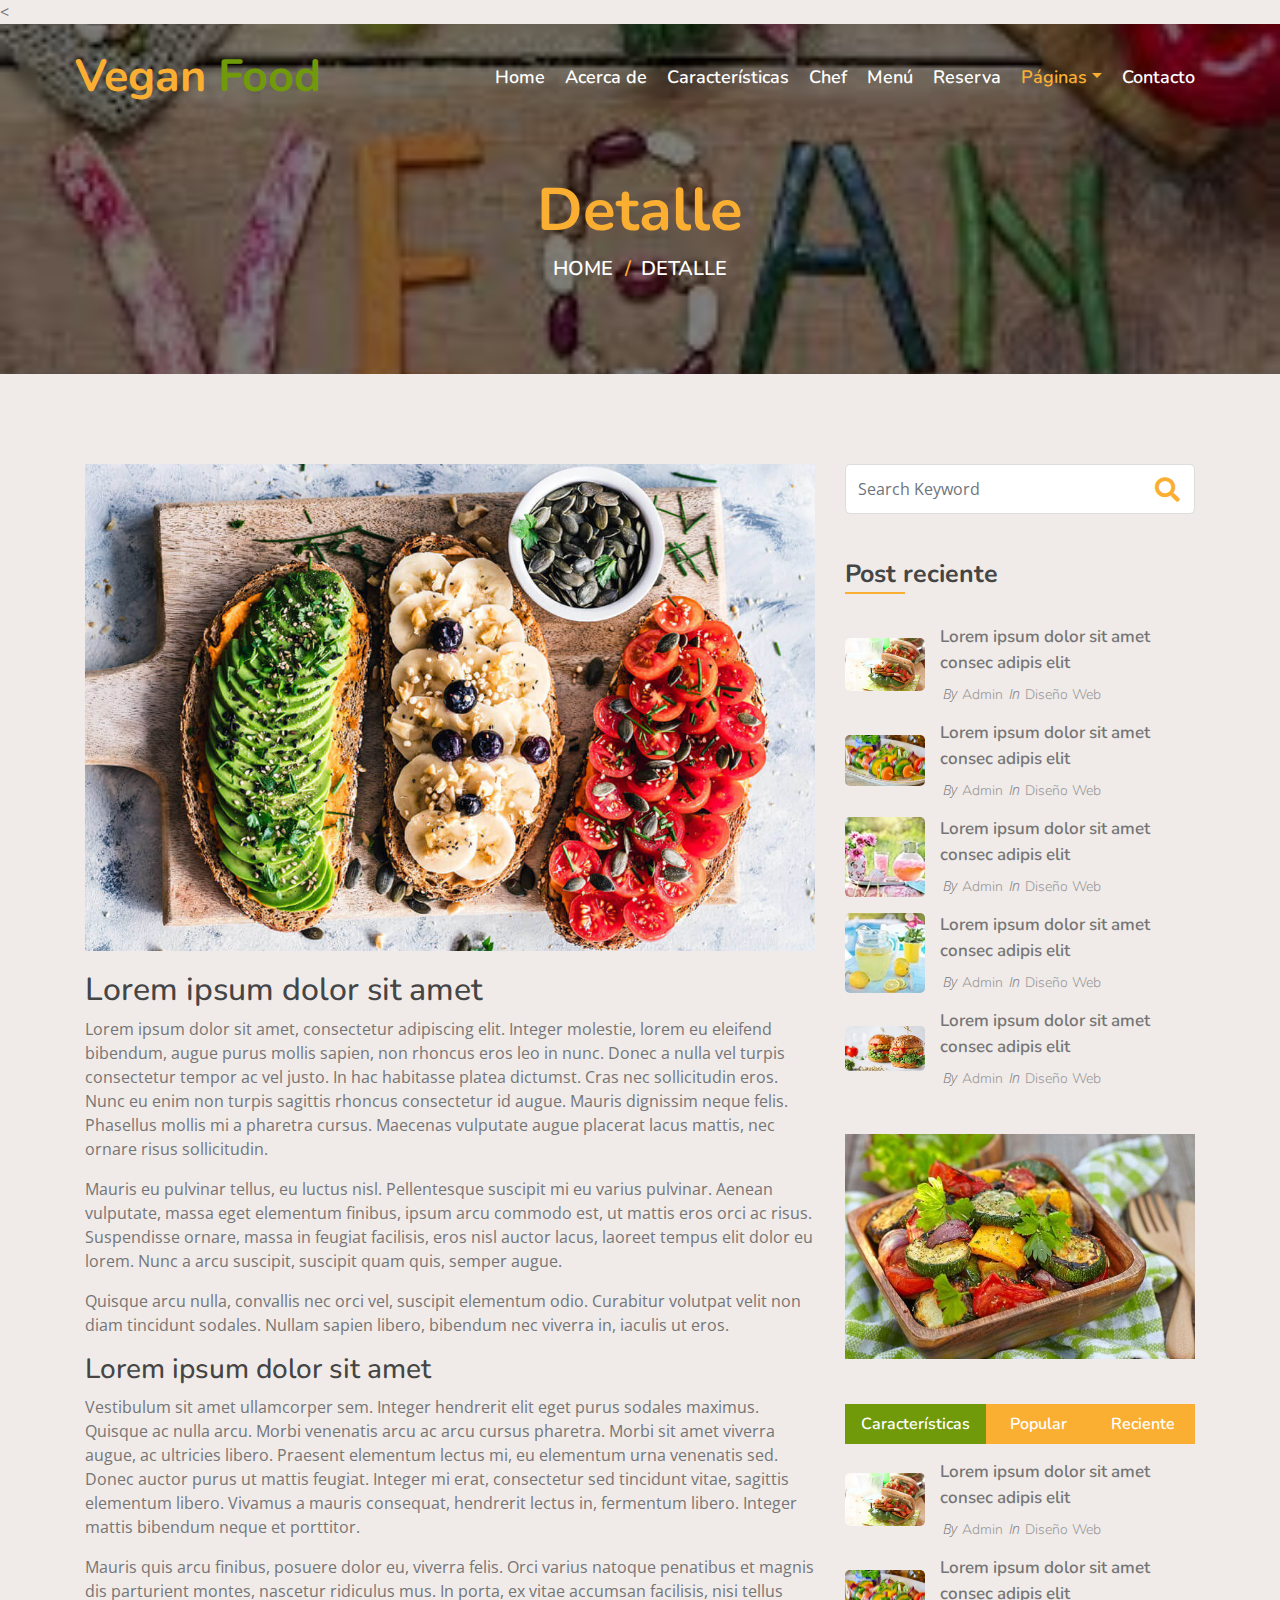
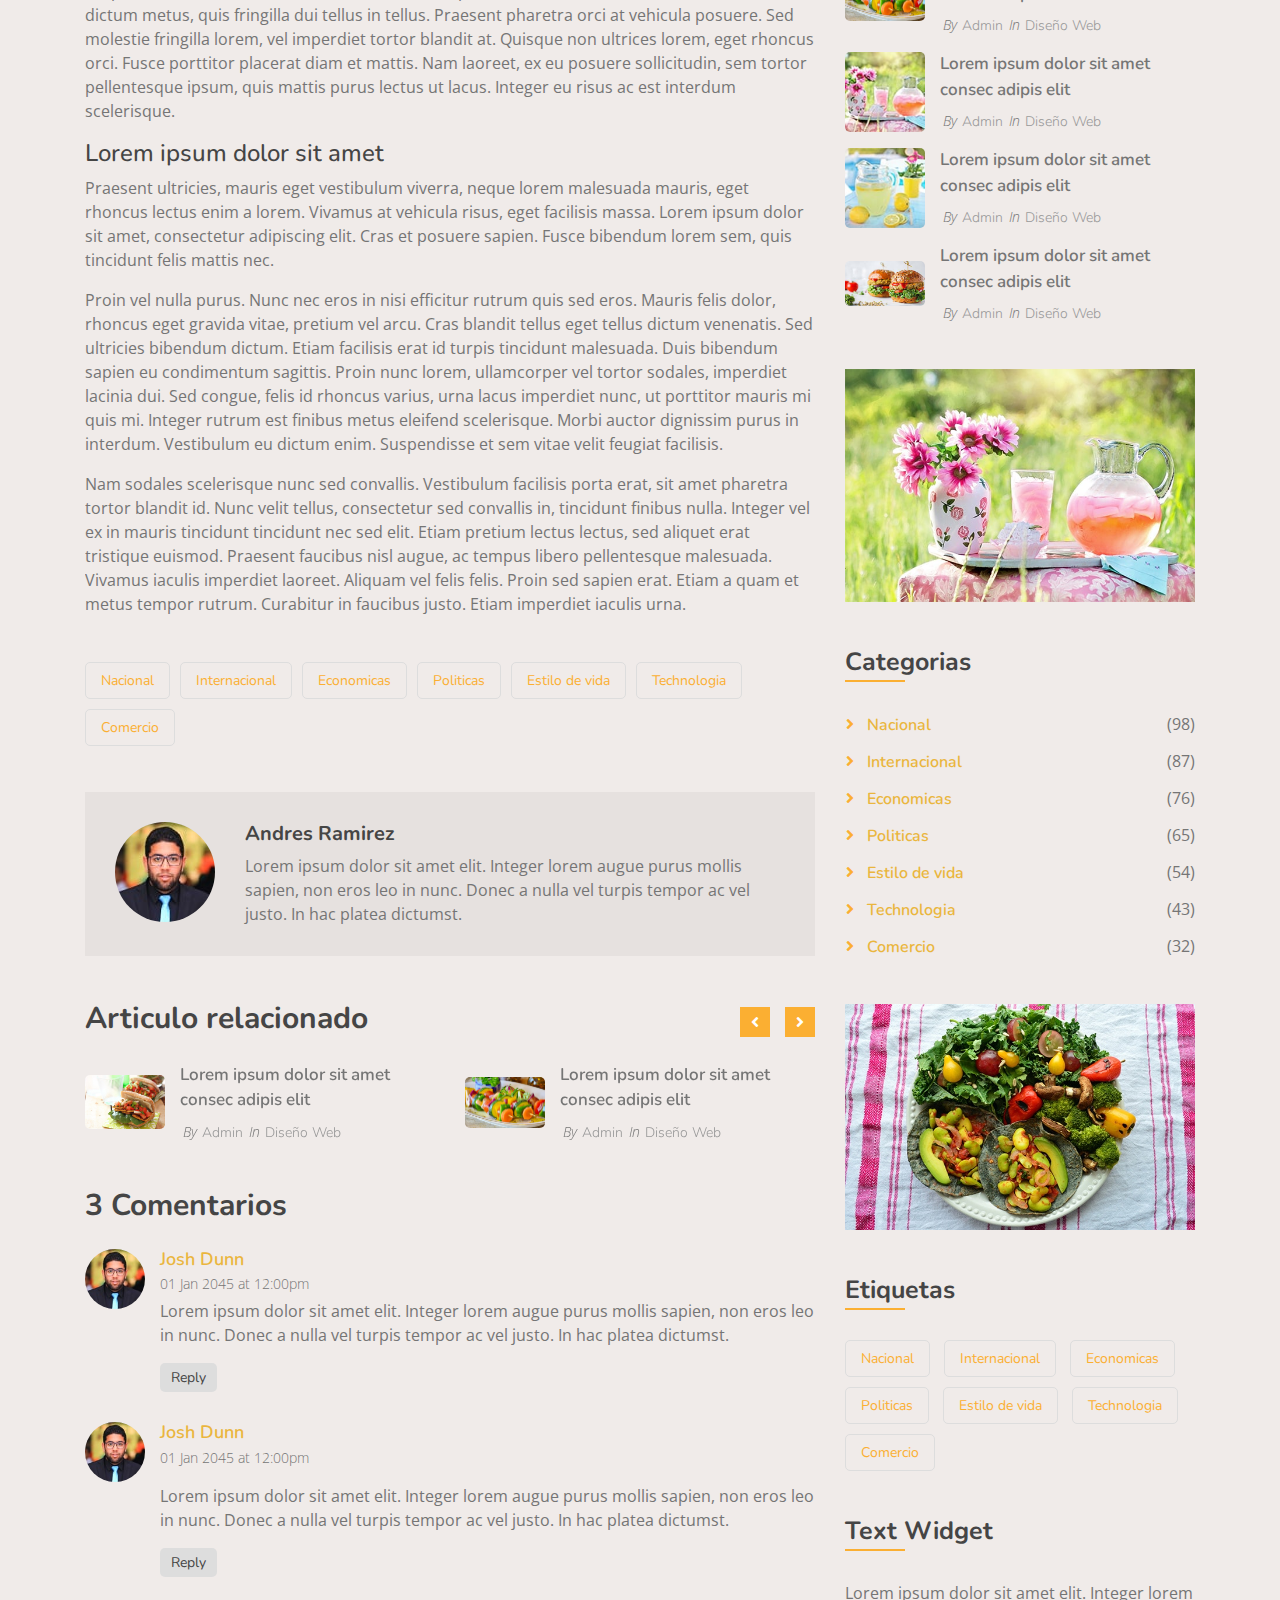
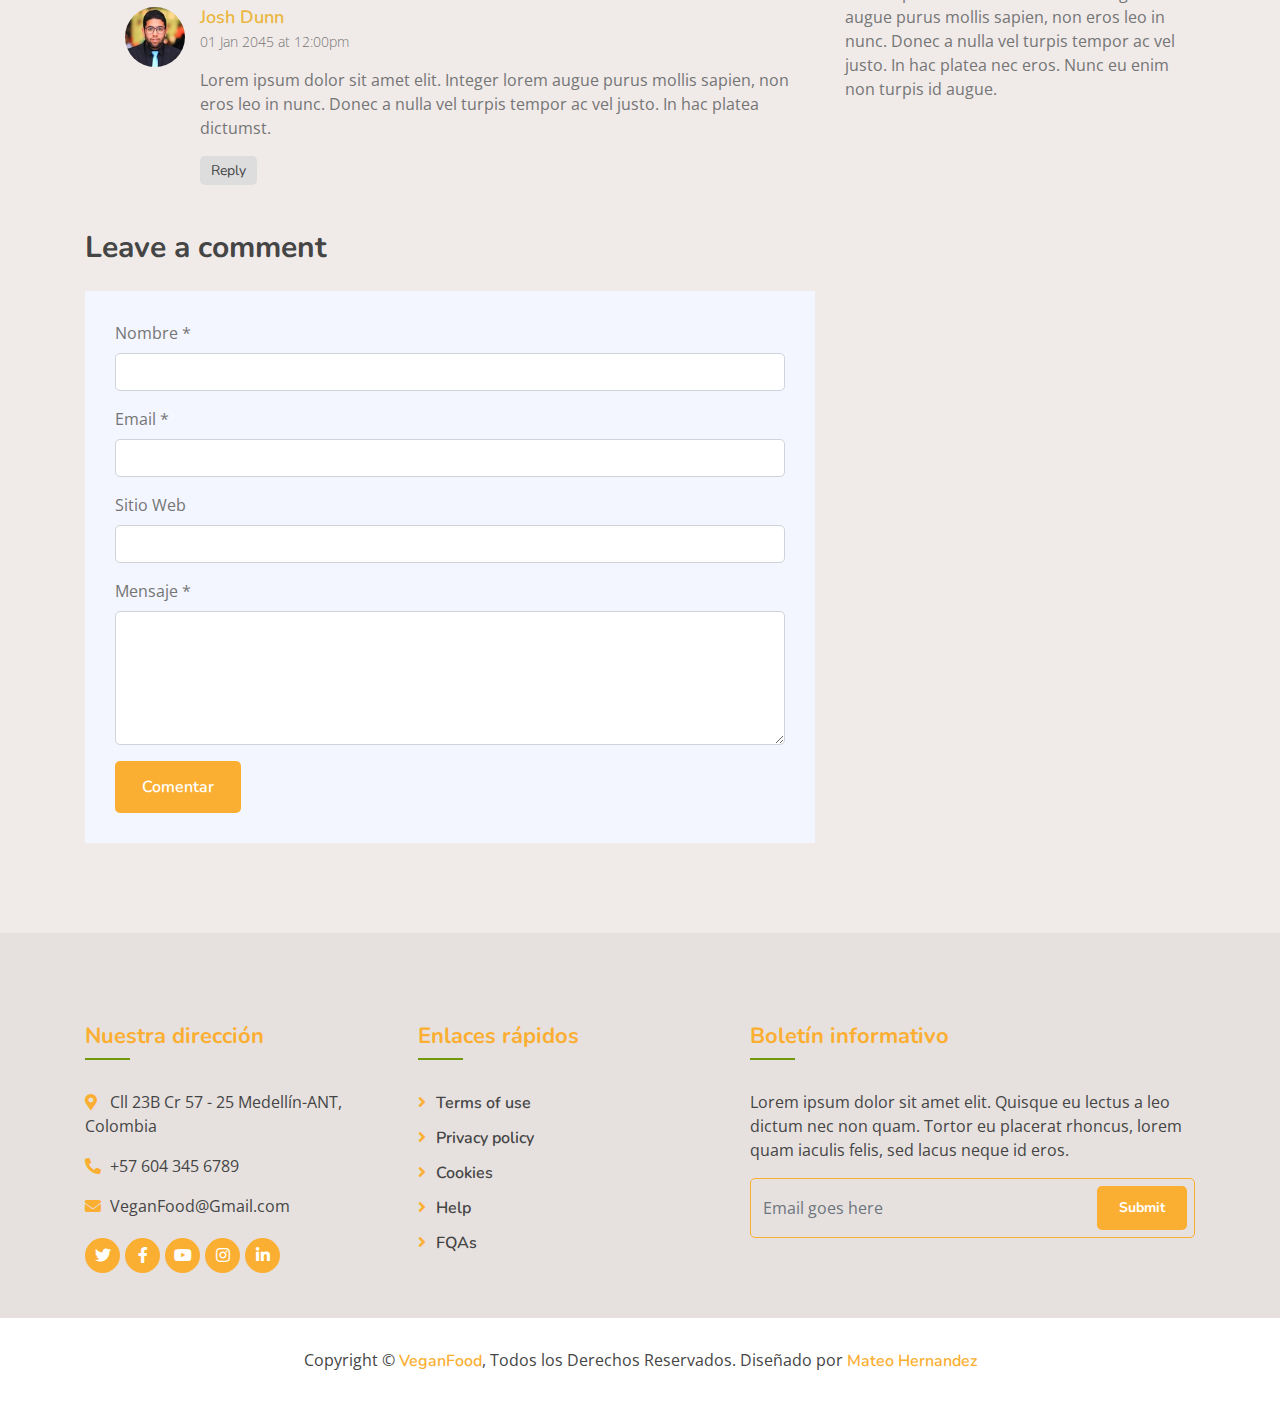
<file: single.html>
<!DOCTYPE html>
<html lang="en">
    <head>
        <meta charset="utf-8">
        < <title>VeganFood Website Template</title>
        <meta content="width=device-width, initial-scale=1.0" name="viewport">
        <meta content="Free Website Template" name="keywords">
        <meta content="Free Website Template" name="description">

        <!-- Favicon -->
        <link href="img/favicon.ico" rel="icon">

        <!-- Google Font -->
        <link href="https://fonts.googleapis.com/css?family=Open+Sans:300,400|Nunito:600,700" rel="stylesheet"> 
        
        <!-- CSS Libraries -->
        <link href="https://stackpath.bootstrapcdn.com/bootstrap/4.4.1/css/bootstrap.min.css" rel="stylesheet">
        <link href="https://cdnjs.cloudflare.com/ajax/libs/font-awesome/5.10.0/css/all.min.css" rel="stylesheet">
        <link href="lib/animate/animate.min.css" rel="stylesheet">
        <link href="lib/owlcarousel/assets/owl.carousel.min.css" rel="stylesheet">
        <link href="lib/flaticon/font/flaticon.css" rel="stylesheet">
        <link href="lib/tempusdominus/css/tempusdominus-bootstrap-4.min.css" rel="stylesheet" />

        <!-- Template Stylesheet -->
        <link href="css/style.css" rel="stylesheet">
    </head>

    <body>
        <!-- Nav Bar Start -->
        <div class="navbar navbar-expand-lg bg-light navbar-light">
            <div class="container-fluid">
                <a href="index.html" class="navbar-brand">Vegan <span>Food</span></a>
                <button type="button" class="navbar-toggler" data-toggle="collapse" data-target="#navbarCollapse">
                    <span class="navbar-toggler-icon"></span>
                </button>

                <div class="collapse navbar-collapse justify-content-between" id="navbarCollapse">
                    <div class="navbar-nav ml-auto">
                        <a href="index.html" class="nav-item nav-link">Home</a>
                        <a href="about.html" class="nav-item nav-link">Acerca de</a>
                        <a href="feature.html" class="nav-item nav-link">Características</a>
                        <a href="team.html" class="nav-item nav-link">Chef</a>
                        <a href="menu.html" class="nav-item nav-link">Menú</a>
                        <a href="booking.html" class="nav-item nav-link">Reserva</a>
                        <div class="nav-item dropdown">
                            <a href="#" class="nav-link dropdown-toggle active" data-toggle="dropdown">Páginas</a>
                            <div class="dropdown-menu">
                                <a href="blog.html" class="dropdown-item">Blog</a>
                                <a href="single.html" class="dropdown-item">Detalle</a>
                            </div>
                        </div>
                        <a href="contact.html" class="nav-item nav-link">Contacto</a>
                    </div>
                </div>
            </div>
        </div>
        <!-- Nav Bar End -->
        
        
        <!-- Page Header Start -->
        <div class="page-header">
            <div class="container">
                <div class="row">
                    <div class="col-12">
                        <h2>Detalle</h2>
                    </div>
                    <div class="col-12">
                        <a href="">Home</a>
                        <a href="">Detalle</a>
                    </div>
                </div>
            </div>
        </div>
        <!-- Page Header End -->


        <!-- Single Post Start-->
        <div class="single">
            <div class="container">
                <div class="row">
                    <div class="col-lg-8">
                        <div class="single-content">
                            <img src="img/single.jpg" />
                            <h2>Lorem ipsum dolor sit amet</h2>
                            <p>
                                Lorem ipsum dolor sit amet, consectetur adipiscing elit. Integer molestie, lorem eu eleifend bibendum, augue purus mollis sapien, non rhoncus eros leo in nunc. Donec a nulla vel turpis consectetur tempor ac vel justo. In hac habitasse platea dictumst. Cras nec sollicitudin eros. Nunc eu enim non turpis sagittis rhoncus consectetur id augue. Mauris dignissim neque felis. Phasellus mollis mi a pharetra cursus. Maecenas vulputate augue placerat lacus mattis, nec ornare risus sollicitudin.
                            </p>
                            <p>
                                Mauris eu pulvinar tellus, eu luctus nisl. Pellentesque suscipit mi eu varius pulvinar. Aenean vulputate, massa eget elementum finibus, ipsum arcu commodo est, ut mattis eros orci ac risus. Suspendisse ornare, massa in feugiat facilisis, eros nisl auctor lacus, laoreet tempus elit dolor eu lorem. Nunc a arcu suscipit, suscipit quam quis, semper augue.
                            </p>
                            <p>
                                Quisque arcu nulla, convallis nec orci vel, suscipit elementum odio. Curabitur volutpat velit non diam tincidunt sodales. Nullam sapien libero, bibendum nec viverra in, iaculis ut eros.
                            </p>
                            <h3>Lorem ipsum dolor sit amet</h3>
                            <p>
                                Vestibulum sit amet ullamcorper sem. Integer hendrerit elit eget purus sodales maximus. Quisque ac nulla arcu. Morbi venenatis arcu ac arcu cursus pharetra. Morbi sit amet viverra augue, ac ultricies libero. Praesent elementum lectus mi, eu elementum urna venenatis sed. Donec auctor purus ut mattis feugiat. Integer mi erat, consectetur sed tincidunt vitae, sagittis elementum libero. Vivamus a mauris consequat, hendrerit lectus in, fermentum libero. Integer mattis bibendum neque et porttitor.
                            </p>
                            <p>
                                Mauris quis arcu finibus, posuere dolor eu, viverra felis. Orci varius natoque penatibus et magnis dis parturient montes, nascetur ridiculus mus. In porta, ex vitae accumsan facilisis, nisi tellus dictum metus, quis fringilla dui tellus in tellus. Praesent pharetra orci at vehicula posuere. Sed molestie fringilla lorem, vel imperdiet tortor blandit at. Quisque non ultrices lorem, eget rhoncus orci. Fusce porttitor placerat diam et mattis. Nam laoreet, ex eu posuere sollicitudin, sem tortor pellentesque ipsum, quis mattis purus lectus ut lacus. Integer eu risus ac est interdum scelerisque.
                            </p>
                            <h4>Lorem ipsum dolor sit amet</h4>
                            <p>
                                Praesent ultricies, mauris eget vestibulum viverra, neque lorem malesuada mauris, eget rhoncus lectus enim a lorem. Vivamus at vehicula risus, eget facilisis massa. Lorem ipsum dolor sit amet, consectetur adipiscing elit. Cras et posuere sapien. Fusce bibendum lorem sem, quis tincidunt felis mattis nec.
                            </p>
                            <p>
                                Proin vel nulla purus. Nunc nec eros in nisi efficitur rutrum quis sed eros. Mauris felis dolor, rhoncus eget gravida vitae, pretium vel arcu. Cras blandit tellus eget tellus dictum venenatis. Sed ultricies bibendum dictum. Etiam facilisis erat id turpis tincidunt malesuada. Duis bibendum sapien eu condimentum sagittis. Proin nunc lorem, ullamcorper vel tortor sodales, imperdiet lacinia dui. Sed congue, felis id rhoncus varius, urna lacus imperdiet nunc, ut porttitor mauris mi quis mi. Integer rutrum est finibus metus eleifend scelerisque. Morbi auctor dignissim purus in interdum. Vestibulum eu dictum enim. Suspendisse et sem vitae velit feugiat facilisis.
                            </p>
                            <p>
                                Nam sodales scelerisque nunc sed convallis. Vestibulum facilisis porta erat, sit amet pharetra tortor blandit id. Nunc velit tellus, consectetur sed convallis in, tincidunt finibus nulla. Integer vel ex in mauris tincidunt tincidunt nec sed elit. Etiam pretium lectus lectus, sed aliquet erat tristique euismod. Praesent faucibus nisl augue, ac tempus libero pellentesque malesuada. Vivamus iaculis imperdiet laoreet. Aliquam vel felis felis. Proin sed sapien erat. Etiam a quam et metus tempor rutrum. Curabitur in faucibus justo. Etiam imperdiet iaculis urna.
                            </p>
                        </div>
                        <div class="single-tags">
                            <a href="">Nacional</a>
                            <a href="">Internacional</a>
                            <a href="">Economicas</a>
                            <a href="">Politicas</a>
                            <a href="">Estilo de vida</a>
                            <a href="">Technologia</a>
                            <a href="">Comercio</a>
                        </div>
                        <div class="single-bio">
                            <div class="single-bio-img">
                                <img src="img/user.jpg" />
                            </div>
                            <div class="single-bio-text">
                                <h3>Andres Ramirez</h3>
                                <p>
                                    Lorem ipsum dolor sit amet elit. Integer lorem augue purus mollis sapien, non eros leo in nunc. Donec a nulla vel turpis tempor ac vel justo. In hac platea dictumst.
                                </p>
                            </div>
                        </div>
                        <div class="single-related">
                            <h2>Articulo relacionado</h2>
                            <div class="owl-carousel related-slider">
                                <div class="post-item">
                                    <div class="post-img">
                                        <img src="img/post-1.jpg" />
                                    </div>
                                    <div class="post-text">
                                        <a href="">Lorem ipsum dolor sit amet consec adipis elit</a>
                                        <div class="post-meta">
                                            <p>By<a href="">Admin</a></p>
                                            <p>In<a href="">Diseño Web</a></p>
                                        </div>
                                    </div>
                                </div>
                                <div class="post-item">
                                    <div class="post-img">
                                        <img src="img/post-2.jpg" />
                                    </div>
                                    <div class="post-text">
                                        <a href="">Lorem ipsum dolor sit amet consec adipis elit</a>
                                        <div class="post-meta">
                                            <p>By<a href="">Admin</a></p>
                                            <p>In<a href="">Diseño Web</a></p>
                                        </div>
                                    </div>
                                </div>
                                <div class="post-item">
                                    <div class="post-img">
                                        <img src="img/post-3.jpg" />
                                    </div>
                                    <div class="post-text">
                                        <a href="">Lorem ipsum dolor sit amet consec adipis elit</a>
                                        <div class="post-meta">
                                            <p>By<a href="">Admin</a></p>
                                            <p>In<a href="">Diseño Web</a></p>
                                        </div>
                                    </div>
                                </div>
                                <div class="post-item">
                                    <div class="post-img">
                                        <img src="img/post-4.jpg" />
                                    </div>
                                    <div class="post-text">
                                        <a href="">Lorem ipsum dolor sit amet consec adipis elit</a>
                                        <div class="post-meta">
                                            <p>By<a href="">Admin</a></p>
                                            <p>In<a href="">Diseño Web</a></p>
                                        </div>
                                    </div>
                                </div>
                            </div>
                        </div>

                        <div class="single-comment">
                            <h2>3 Comentarios</h2>
                            <ul class="comment-list">
                                <li class="comment-item">
                                    <div class="comment-body">
                                        <div class="comment-img">
                                            <img src="img/user.jpg" />
                                        </div>
                                        <div class="comment-text">
                                            <h3><a href="">Josh Dunn</a></h3>
                                            <span>01 Jan 2045 at 12:00pm</span>
                                            <p>
                                                Lorem ipsum dolor sit amet elit. Integer lorem augue purus mollis sapien, non eros leo in nunc. Donec a nulla vel turpis tempor ac vel justo. In hac platea dictumst. 
                                            </p>
                                            <a class="btn" href="">Reply</a>
                                        </div>
                                    </div>
                                </li>
                                <li class="comment-item">
                                    <div class="comment-body">
                                        <div class="comment-img">
                                            <img src="img/user.jpg" />
                                        </div>
                                        <div class="comment-text">
                                            <h3><a href="">Josh Dunn</a></h3>
                                            <p><span>01 Jan 2045 at 12:00pm</span></p>
                                            <p>
                                                Lorem ipsum dolor sit amet elit. Integer lorem augue purus mollis sapien, non eros leo in nunc. Donec a nulla vel turpis tempor ac vel justo. In hac platea dictumst. 
                                            </p>
                                            <a class="btn" href="">Reply</a>
                                        </div>
                                    </div>
                                    <ul class="comment-child">
                                        <li class="comment-item">
                                            <div class="comment-body">
                                                <div class="comment-img">
                                                    <img src="img/user.jpg" />
                                                </div>
                                                <div class="comment-text">
                                                    <h3><a href="">Josh Dunn</a></h3>
                                                    <p><span>01 Jan 2045 at 12:00pm</span></p>
                                                    <p>
                                                        Lorem ipsum dolor sit amet elit. Integer lorem augue purus mollis sapien, non eros leo in nunc. Donec a nulla vel turpis tempor ac vel justo. In hac platea dictumst. 
                                                    </p>
                                                    <a class="btn" href="">Reply</a>
                                                </div>
                                            </div>
                                        </li>
                                    </ul>
                                </li>
                            </ul>
                        </div>
                        <div class="comment-form">
                            <h2>Leave a comment</h2>
                            <form>
                                <div class="form-group">
                                    <label for="name">Nombre *</label>
                                    <input type="text" class="form-control" id="name">
                                </div>
                                <div class="form-group">
                                    <label for="email">Email *</label>
                                    <input type="email" class="form-control" id="email">
                                </div>
                                <div class="form-group">
                                    <label for="website">Sitio Web</label>
                                    <input type="url" class="form-control" id="website">
                                </div>

                                <div class="form-group">
                                    <label for="message">Mensaje *</label>
                                    <textarea id="message" cols="30" rows="5" class="form-control"></textarea>
                                </div>
                                <div class="form-group">
                                    <input type="submit" value="Comentar" class="btn custom-btn">
                                </div>
                            </form>
                        </div>
                    </div>

                    <div class="col-lg-4">
                        <div class="sidebar">
                            <div class="sidebar-widget">
                                <div class="search-widget">
                                    <form>
                                        <input class="form-control" type="text" placeholder="Search Keyword">
                                        <button class="btn"><i class="fa fa-search"></i></button>
                                    </form>
                                </div>
                            </div>

                            <div class="sidebar-widget">
                                <h2 class="widget-title">Post reciente</h2>
                                <div class="recent-post">
                                    <div class="post-item">
                                        <div class="post-img">
                                            <img src="img/post-1.jpg" />
                                        </div>
                                        <div class="post-text">
                                            <a href="">Lorem ipsum dolor sit amet consec adipis elit</a>
                                            <div class="post-meta">
                                                <p>By<a href="">Admin</a></p>
                                                <p>In<a href="">Diseño Web</a></p>
                                            </div>
                                        </div>
                                    </div>
                                    <div class="post-item">
                                        <div class="post-img">
                                            <img src="img/post-2.jpg" />
                                        </div>
                                        <div class="post-text">
                                            <a href="">Lorem ipsum dolor sit amet consec adipis elit</a>
                                            <div class="post-meta">
                                                <p>By<a href="">Admin</a></p>
                                                <p>In<a href="">Diseño Web</a></p>
                                            </div>
                                        </div>
                                    </div>
                                    <div class="post-item">
                                        <div class="post-img">
                                            <img src="img/post-3.jpg" />
                                        </div>
                                        <div class="post-text">
                                            <a href="">Lorem ipsum dolor sit amet consec adipis elit</a>
                                            <div class="post-meta">
                                                <p>By<a href="">Admin</a></p>
                                                <p>In<a href="">Diseño Web</a></p>
                                            </div>
                                        </div>
                                    </div>
                                    <div class="post-item">
                                        <div class="post-img">
                                            <img src="img/post-4.jpg" />
                                        </div>
                                        <div class="post-text">
                                            <a href="">Lorem ipsum dolor sit amet consec adipis elit</a>
                                            <div class="post-meta">
                                                <p>By<a href="">Admin</a></p>
                                                <p>In<a href="">Diseño Web</a></p>
                                            </div>
                                        </div>
                                    </div>
                                    <div class="post-item">
                                        <div class="post-img">
                                            <img src="img/post-5.jpg" />
                                        </div>
                                        <div class="post-text">
                                            <a href="">Lorem ipsum dolor sit amet consec adipis elit</a>
                                            <div class="post-meta">
                                                <p>By<a href="">Admin</a></p>
                                                <p>In<a href="">Diseño Web</a></p>
                                            </div>
                                        </div>
                                    </div>
                                </div>
                            </div>

                            <div class="sidebar-widget">
                                <div class="image-widget">
                                    <a href="#"><img src="img/blog-1.jpg" alt="Image"></a>
                                </div>
                            </div>

                            <div class="sidebar-widget">
                                <div class="tab-post">
                                    <ul class="nav nav-pills nav-justified">
                                        <li class="nav-item">
                                            <a class="nav-link active" data-toggle="pill" href="#featured">Características</a>
                                        </li>
                                        <li class="nav-item">
                                            <a class="nav-link" data-toggle="pill" href="#popular">Popular</a>
                                        </li>
                                        <li class="nav-item">
                                            <a class="nav-link" data-toggle="pill" href="#latest">Reciente</a>
                                        </li>
                                    </ul>

                                    <div class="tab-content">
                                        <div id="featured" class="container tab-pane active">
                                            <div class="post-item">
                                                <div class="post-img">
                                                    <img src="img/post-1.jpg" />
                                                </div>
                                                <div class="post-text">
                                                    <a href="">Lorem ipsum dolor sit amet consec adipis elit</a>
                                                    <div class="post-meta">
                                                        <p>By<a href="">Admin</a></p>
                                                        <p>In<a href="">Diseño Web</a></p>
                                                    </div>
                                                </div>
                                            </div>
                                            <div class="post-item">
                                                <div class="post-img">
                                                    <img src="img/post-2.jpg" />
                                                </div>
                                                <div class="post-text">
                                                    <a href="">Lorem ipsum dolor sit amet consec adipis elit</a>
                                                    <div class="post-meta">
                                                        <p>By<a href="">Admin</a></p>
                                                        <p>In<a href="">Diseño Web</a></p>
                                                    </div>
                                                </div>
                                            </div>
                                            <div class="post-item">
                                                <div class="post-img">
                                                    <img src="img/post-3.jpg" />
                                                </div>
                                                <div class="post-text">
                                                    <a href="">Lorem ipsum dolor sit amet consec adipis elit</a>
                                                    <div class="post-meta">
                                                        <p>By<a href="">Admin</a></p>
                                                        <p>In<a href="">Diseño Web</a></p>
                                                    </div>
                                                </div>
                                            </div>
                                            <div class="post-item">
                                                <div class="post-img">
                                                    <img src="img/post-4.jpg" />
                                                </div>
                                                <div class="post-text">
                                                    <a href="">Lorem ipsum dolor sit amet consec adipis elit</a>
                                                    <div class="post-meta">
                                                        <p>By<a href="">Admin</a></p>
                                                        <p>In<a href="">Diseño Web</a></p>
                                                    </div>
                                                </div>
                                            </div>
                                            <div class="post-item">
                                                <div class="post-img">
                                                    <img src="img/post-5.jpg" />
                                                </div>
                                                <div class="post-text">
                                                    <a href="">Lorem ipsum dolor sit amet consec adipis elit</a>
                                                    <div class="post-meta">
                                                        <p>By<a href="">Admin</a></p>
                                                        <p>In<a href="">Diseño Web</a></p>
                                                    </div>
                                                </div>
                                            </div>
                                        </div>
                                        <div id="popular" class="container tab-pane fade">
                                            <div class="post-item">
                                                <div class="post-img">
                                                    <img src="img/post-1.jpg" />
                                                </div>
                                                <div class="post-text">
                                                    <a href="">Lorem ipsum dolor sit amet consec adipis elit</a>
                                                    <div class="post-meta">
                                                        <p>By<a href="">Admin</a></p>
                                                        <p>In<a href="">Diseño Web</a></p>
                                                    </div>
                                                </div>
                                            </div>
                                            <div class="post-item">
                                                <div class="post-img">
                                                    <img src="img/post-2.jpg" />
                                                </div>
                                                <div class="post-text">
                                                    <a href="">Lorem ipsum dolor sit amet consec adipis elit</a>
                                                    <div class="post-meta">
                                                        <p>By<a href="">Admin</a></p>
                                                        <p>In<a href="">Diseño Web</a></p>
                                                    </div>
                                                </div>
                                            </div>
                                            <div class="post-item">
                                                <div class="post-img">
                                                    <img src="img/post-3.jpg" />
                                                </div>
                                                <div class="post-text">
                                                    <a href="">Lorem ipsum dolor sit amet consec adipis elit</a>
                                                    <div class="post-meta">
                                                        <p>By<a href="">Admin</a></p>
                                                        <p>In<a href="">Diseño Web</a></p>
                                                    </div>
                                                </div>
                                            </div>
                                            <div class="post-item">
                                                <div class="post-img">
                                                    <img src="img/post-4.jpg" />
                                                </div>
                                                <div class="post-text">
                                                    <a href="">Lorem ipsum dolor sit amet consec adipis elit</a>
                                                    <div class="post-meta">
                                                        <p>By<a href="">Admin</a></p>
                                                        <p>In<a href="">Diseño Web</a></p>
                                                    </div>
                                                </div>
                                            </div>
                                            <div class="post-item">
                                                <div class="post-img">
                                                    <img src="img/post-5.jpg" />
                                                </div>
                                                <div class="post-text">
                                                    <a href="">Lorem ipsum dolor sit amet consec adipis elit</a>
                                                    <div class="post-meta">
                                                        <p>By<a href="">Admin</a></p>
                                                        <p>In<a href="">Diseño Web</a></p>
                                                    </div>
                                                </div>
                                            </div>
                                        </div>
                                        <div id="latest" class="container tab-pane fade">
                                            <div class="post-item">
                                                <div class="post-img">
                                                    <img src="img/post-1.jpg" />
                                                </div>
                                                <div class="post-text">
                                                    <a href="">Lorem ipsum dolor sit amet consec adipis elit</a>
                                                    <div class="post-meta">
                                                        <p>By<a href="">Admin</a></p>
                                                        <p>In<a href="">Diseño Web</a></p>
                                                    </div>
                                                </div>
                                            </div>
                                            <div class="post-item">
                                                <div class="post-img">
                                                    <img src="img/post-2.jpg" />
                                                </div>
                                                <div class="post-text">
                                                    <a href="">Lorem ipsum dolor sit amet consec adipis elit</a>
                                                    <div class="post-meta">
                                                        <p>By<a href="">Admin</a></p>
                                                        <p>In<a href="">Diseño Web</a></p>
                                                    </div>
                                                </div>
                                            </div>
                                            <div class="post-item">
                                                <div class="post-img">
                                                    <img src="img/post-3.jpg" />
                                                </div>
                                                <div class="post-text">
                                                    <a href="">Lorem ipsum dolor sit amet consec adipis elit</a>
                                                    <div class="post-meta">
                                                        <p>By<a href="">Admin</a></p>
                                                        <p>In<a href="">Diseño Web</a></p>
                                                    </div>
                                                </div>
                                            </div>
                                            <div class="post-item">
                                                <div class="post-img">
                                                    <img src="img/post-4.jpg" />
                                                </div>
                                                <div class="post-text">
                                                    <a href="">Lorem ipsum dolor sit amet consec adipis elit</a>
                                                    <div class="post-meta">
                                                        <p>By<a href="">Admin</a></p>
                                                        <p>In<a href="">Diseño Web</a></p>
                                                    </div>
                                                </div>
                                            </div>
                                            <div class="post-item">
                                                <div class="post-img">
                                                    <img src="img/post-5.jpg" />
                                                </div>
                                                <div class="post-text">
                                                    <a href="">Lorem ipsum dolor sit amet consec adipis elit</a>
                                                    <div class="post-meta">
                                                        <p>By<a href="">Admin</a></p>
                                                        <p>In<a href="">Diseño Web</a></p>
                                                    </div>
                                                </div>
                                            </div>
                                        </div>
                                    </div>
                                </div>
                            </div>

                            <div class="sidebar-widget">
                                <div class="image-widget">
                                    <a href="#"><img src="img/blog-2.jpg" alt="Image"></a>
                                </div>
                            </div>

                            <div class="sidebar-widget">
                                <h2 class="widget-title">Categorias</h2>
                                <div class="category-widget">
                                    <ul>
                                        <li><a href="">Nacional</a><span>(98)</span></li>
                                        <li><a href="">Internacional</a><span>(87)</span></li>
                                        <li><a href="">Economicas</a><span>(76)</span></li>
                                        <li><a href="">Politicas</a><span>(65)</span></li>
                                        <li><a href="">Estilo de vida</a><span>(54)</span></li>
                                        <li><a href="">Technologia</a><span>(43)</span></li>
                                        <li><a href="">Comercio</a><span>(32)</span></li>
                                    </ul>
                                </div>
                            </div>

                            <div class="sidebar-widget">
                                <div class="image-widget">
                                    <a href="#"><img src="img/blog-3.jpg" alt="Image"></a>
                                </div>
                            </div>

                            <div class="sidebar-widget">
                                <h2 class="widget-title">Etiquetas</h2>
                                <div class="tag-widget">
                                    <a href="">Nacional</a>
                                    <a href="">Internacional</a>
                                    <a href="">Economicas</a>
                                    <a href="">Politicas</a>
                                    <a href="">Estilo de vida</a>
                                    <a href="">Technologia</a>
                                    <a href="">Comercio</a>
                                </div>
                            </div>

                            <div class="sidebar-widget">
                                <h2 class="widget-title">Text Widget</h2>
                                <div class="text-widget">
                                    <p>
                                        Lorem ipsum dolor sit amet elit. Integer lorem augue purus mollis sapien, non eros leo in nunc. Donec a nulla vel turpis tempor ac vel justo. In hac platea nec eros. Nunc eu enim non turpis id augue.
                                    </p>
                                </div>
                            </div>
                        </div>
                    </div>
                </div>
            </div>
        </div>
        <!-- Single Post End-->   


        <!-- Footer Start -->
        <div class="footer">
            <div class="container">
                <div class="row">
                    <div class="col-lg-7">
                        <div class="row">
                            <div class="col-md-6">
                                <div class="footer-contact">
                                    <h2>Nuestra dirección</h2>
                                    <p><i class="fa fa-map-marker-alt"></i>Cll 23B Cr 57 - 25 Medellín-ANT, Colombia</p>
                                    <p><i class="fa fa-phone-alt"></i>+57 604 345 6789</p>
                                    <p><i class="fa fa-envelope"></i>VeganFood@Gmail.com</p>
                                    <div class="footer-social">
                                        <a href=""><i class="fab fa-twitter"></i></a>
                                        <a href=""><i class="fab fa-facebook-f"></i></a>
                                        <a href=""><i class="fab fa-youtube"></i></a>
                                        <a href=""><i class="fab fa-instagram"></i></a>
                                        <a href=""><i class="fab fa-linkedin-in"></i></a>
                                    </div>
                                </div>
                            </div>
                            <div class="col-md-6">
                                <div class="footer-link">
                                    <h2>Enlaces rápidos</h2>
                                    <a href="">Terms of use</a>
                                    <a href="">Privacy policy</a>
                                    <a href="">Cookies</a>
                                    <a href="">Help</a>
                                    <a href="">FQAs</a>
                                </div>
                            </div>
                        </div>
                    </div>
                    <div class="col-lg-5">
                        <div class="footer-newsletter">
                            <h2>Boletín informativo</h2>
                            <p>
                                Lorem ipsum dolor sit amet elit. Quisque eu lectus a leo dictum nec non quam. Tortor eu placerat rhoncus, lorem quam iaculis felis, sed lacus neque id eros.
                            </p>
                            <div class="form">
                                <input class="form-control" placeholder="Email goes here">
                                <button class="btn custom-btn">Submit</button>
                            </div>
                        </div>
                    </div>
                </div>
            </div>
            <div class="copyright">
                <div class="container">
                    <p>Copyright &copy; <a href="#">VeganFood</a>, Todos los Derechos Reservados.</p>
                    <p>Diseñado por <a href="https://htmlcodex.com">Mateo Hernandez</a></p>
                </div>
            </div>
        </div>
        <!-- Footer End -->

        <a href="#" class="back-to-top"><i class="fa fa-chevron-up"></i></a>

        <!-- JavaScript Libraries -->
        <script src="https://code.jquery.com/jquery-3.4.1.min.js"></script>
        <script src="https://stackpath.bootstrapcdn.com/bootstrap/4.4.1/js/bootstrap.bundle.min.js"></script>
        <script src="lib/easing/easing.min.js"></script>
        <script src="lib/owlcarousel/owl.carousel.min.js"></script>
        <script src="lib/tempusdominus/js/moment.min.js"></script>
        <script src="lib/tempusdominus/js/moment-timezone.min.js"></script>
        <script src="lib/tempusdominus/js/tempusdominus-bootstrap-4.min.js"></script>
        
        <!-- Contact Javascript File -->
        <script src="mail/jqBootstrapValidation.min.js"></script>
        <script src="mail/contact.js"></script>

        <!-- Template Javascript -->
        <script src="js/main.js"></script>
    </body>
</html>
</file>
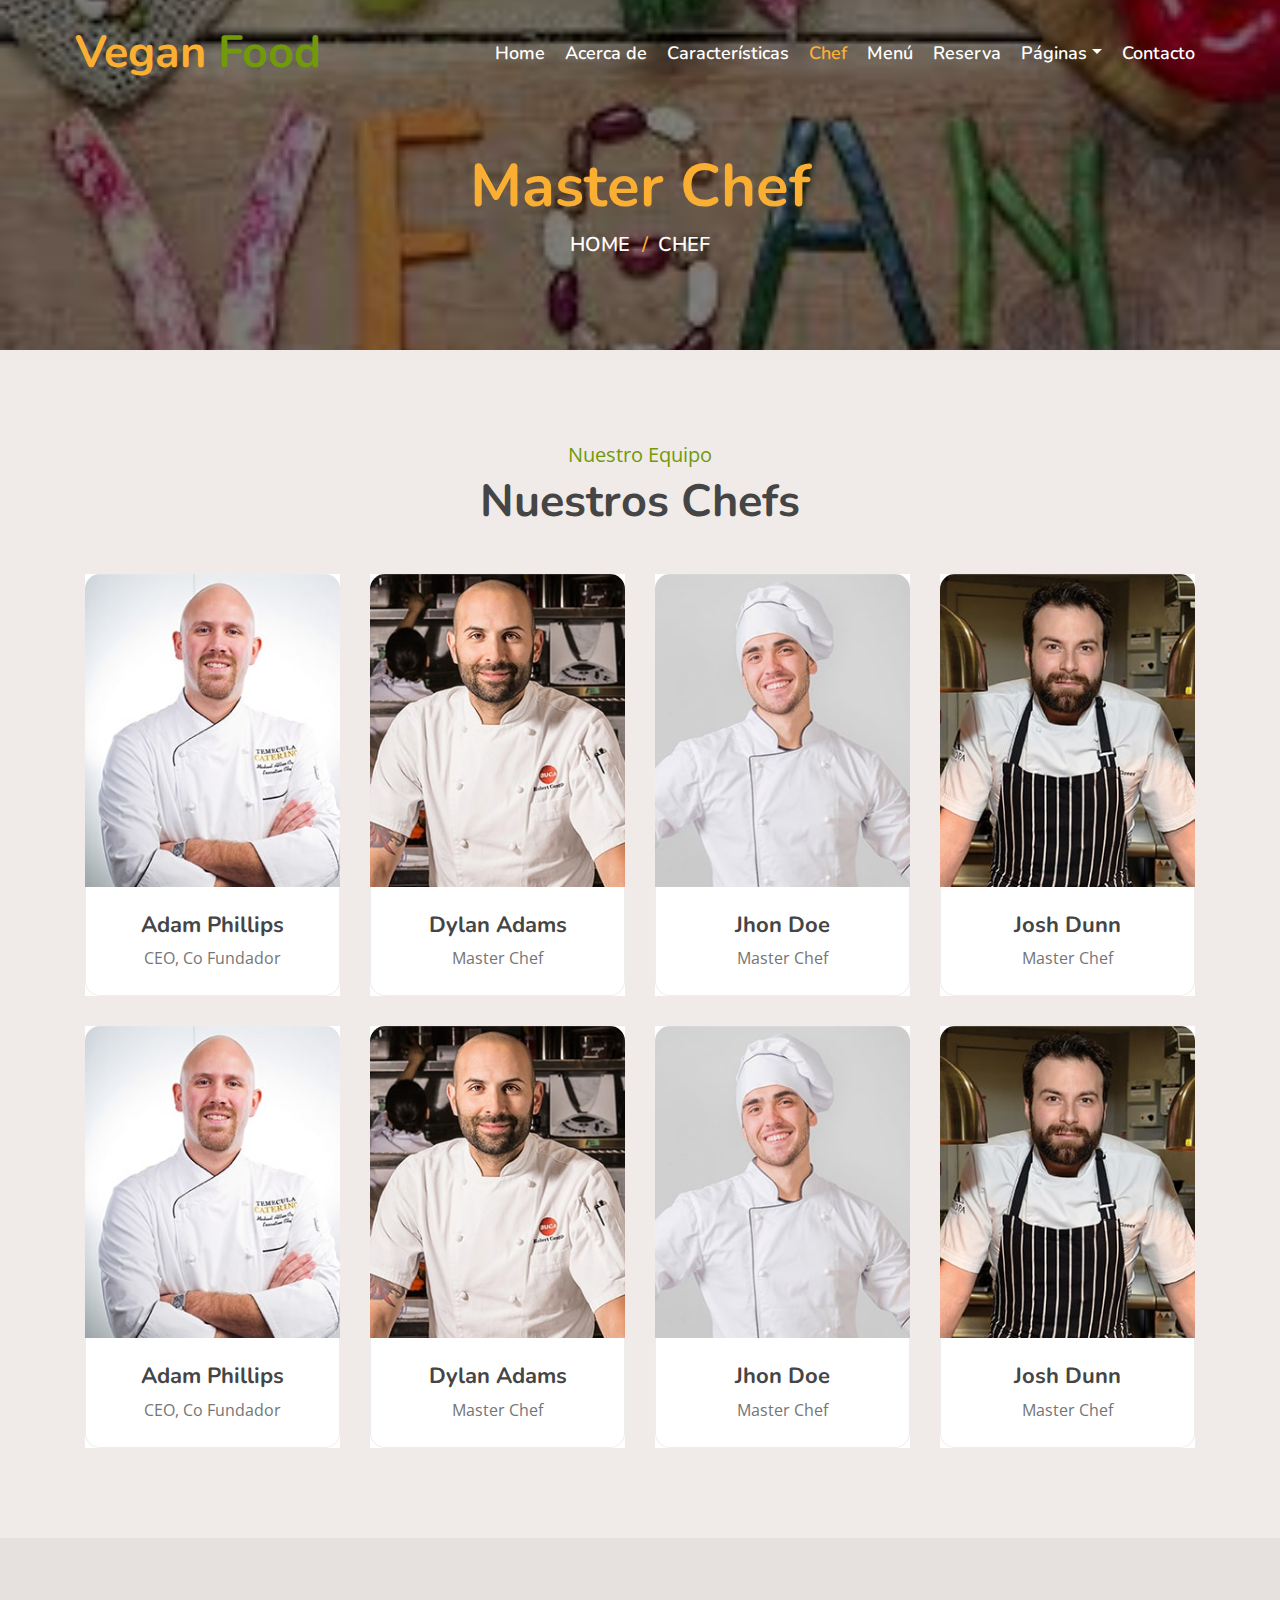
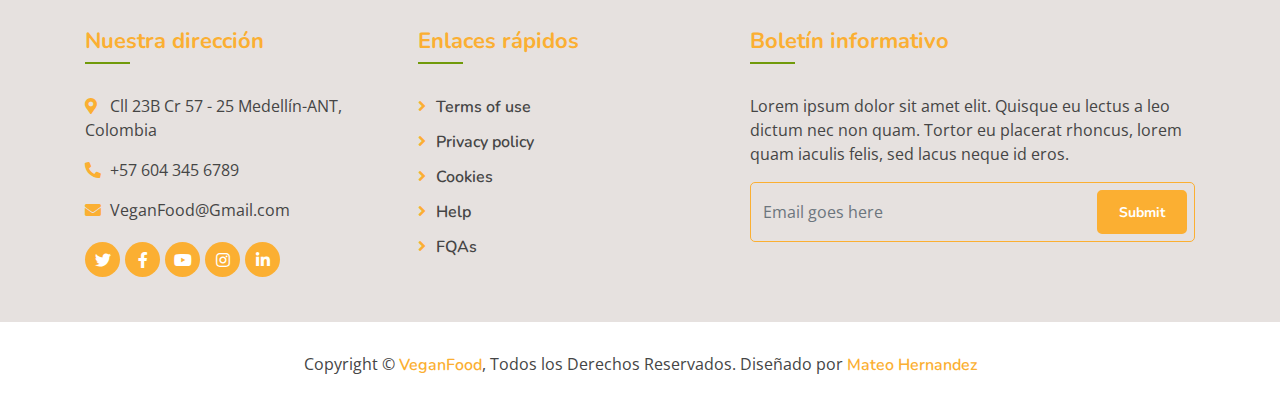
<file: team.html>
<!DOCTYPE html>
<html lang="en">
    <head>
        <meta charset="utf-8">
         <title>VeganFood Website Template</title>
        <meta content="width=device-width, initial-scale=1.0" name="viewport">
        <meta content="Free Website Template" name="keywords">
        <meta content="Free Website Template" name="description">

        <!-- Favicon -->
        <link href="img/favicon.ico" rel="icon">

        <!-- Google Font -->
        <link href="https://fonts.googleapis.com/css?family=Open+Sans:300,400|Nunito:600,700" rel="stylesheet"> 
        
        <!-- CSS Libraries -->
        <link href="https://stackpath.bootstrapcdn.com/bootstrap/4.4.1/css/bootstrap.min.css" rel="stylesheet">
        <link href="https://cdnjs.cloudflare.com/ajax/libs/font-awesome/5.10.0/css/all.min.css" rel="stylesheet">
        <link href="lib/animate/animate.min.css" rel="stylesheet">
        <link href="lib/owlcarousel/assets/owl.carousel.min.css" rel="stylesheet">
        <link href="lib/flaticon/font/flaticon.css" rel="stylesheet">
        <link href="lib/tempusdominus/css/tempusdominus-bootstrap-4.min.css" rel="stylesheet" />

        <!-- Template Stylesheet -->
        <link href="css/style.css" rel="stylesheet">
    </head>

    <body>
        <!-- Nav Bar Start -->
        <div class="navbar navbar-expand-lg bg-light navbar-light">
            <div class="container-fluid">
                <a href="index.html" class="navbar-brand">Vegan <span>Food</span></a>
                <button type="button" class="navbar-toggler" data-toggle="collapse" data-target="#navbarCollapse">
                    <span class="navbar-toggler-icon"></span>
                </button>

                <div class="collapse navbar-collapse justify-content-between" id="navbarCollapse">
                    <div class="navbar-nav ml-auto">
                        <a href="index.html" class="nav-item nav-link">Home</a>
                        <a href="about.html" class="nav-item nav-link">Acerca de</a>
                        <a href="feature.html" class="nav-item nav-link">Características</a>
                        <a href="team.html" class="nav-item nav-link active">Chef</a>
                        <a href="menu.html" class="nav-item nav-link">Menú</a>
                        <a href="booking.html" class="nav-item nav-link">Reserva</a>
                        <div class="nav-item dropdown">
                            <a href="#" class="nav-link dropdown-toggle" data-toggle="dropdown">Páginas</a>
                            <div class="dropdown-menu">
                                <a href="blog.html" class="dropdown-item">Blog</a>
                                <a href="single.html" class="dropdown-item">Detalles</a>
                            </div>
                        </div>
                        <a href="contact.html" class="nav-item nav-link">Contacto</a>
                    </div>
                </div>
            </div>
        </div>
        <!-- Nav Bar End -->
        
        
        <!-- Page Header Start -->
        <div class="page-header">
            <div class="container">
                <div class="row">
                    <div class="col-12">
                        <h2>Master Chef</h2>
                    </div>
                    <div class="col-12">
                        <a href="">Home</a>
                        <a href="">Chef</a>
                    </div>
                </div>
            </div>
        </div>
        <!-- Page Header End -->
        

        <!-- Team Start -->
        <div class="team">
            <div class="container">
                <div class="section-header text-center">
                    <p>Nuestro Equipo</p>
                    <h2>Nuestros Chefs</h2>
                </div>
                <div class="row">
                    <div class="col-lg-3 col-md-6">
                        <div class="team-item">
                            <div class="team-img">
                                <img src="img/team-1.jpg" alt="Image">
                                <div class="team-social">
                                    <a href=""><i class="fab fa-twitter"></i></a>
                                    <a href=""><i class="fab fa-facebook-f"></i></a>
                                    <a href=""><i class="fab fa-linkedin-in"></i></a>
                                    <a href=""><i class="fab fa-instagram"></i></a>
                                </div>
                            </div>
                            <div class="team-text">
                                <h2>Adam Phillips</h2>
                                <p>CEO, Co Fundador</p>
                            </div>
                        </div>
                    </div>
                    <div class="col-lg-3 col-md-6">
                        <div class="team-item">
                            <div class="team-img">
                                <img src="img/team-2.jpg" alt="Image">
                                <div class="team-social">
                                    <a href=""><i class="fab fa-twitter"></i></a>
                                    <a href=""><i class="fab fa-facebook-f"></i></a>
                                    <a href=""><i class="fab fa-linkedin-in"></i></a>
                                    <a href=""><i class="fab fa-instagram"></i></a>
                                </div>
                            </div>
                            <div class="team-text">
                                <h2>Dylan Adams</h2>
                                <p>Master Chef</p>
                            </div>
                        </div>
                    </div>
                    <div class="col-lg-3 col-md-6">
                        <div class="team-item">
                            <div class="team-img">
                                <img src="img/team-3.jpg" alt="Image">
                                <div class="team-social">
                                    <a href=""><i class="fab fa-twitter"></i></a>
                                    <a href=""><i class="fab fa-facebook-f"></i></a>
                                    <a href=""><i class="fab fa-linkedin-in"></i></a>
                                    <a href=""><i class="fab fa-instagram"></i></a>
                                </div>
                            </div>
                            <div class="team-text">
                                <h2>Jhon Doe</h2>
                                <p>Master Chef</p>
                            </div>
                        </div>
                    </div>
                    <div class="col-lg-3 col-md-6">
                        <div class="team-item">
                            <div class="team-img">
                                <img src="img/team-4.jpg" alt="Image">
                                <div class="team-social">
                                    <a href=""><i class="fab fa-twitter"></i></a>
                                    <a href=""><i class="fab fa-facebook-f"></i></a>
                                    <a href=""><i class="fab fa-linkedin-in"></i></a>
                                    <a href=""><i class="fab fa-instagram"></i></a>
                                </div>
                            </div>
                            <div class="team-text">
                                <h2>Josh Dunn</h2>
                                <p>Master Chef</p>
                            </div>
                        </div>
                    </div>
                    <div class="col-lg-3 col-md-6">
                        <div class="team-item">
                            <div class="team-img">
                                <img src="img/team-1.jpg" alt="Image">
                                <div class="team-social">
                                    <a href=""><i class="fab fa-twitter"></i></a>
                                    <a href=""><i class="fab fa-facebook-f"></i></a>
                                    <a href=""><i class="fab fa-linkedin-in"></i></a>
                                    <a href=""><i class="fab fa-instagram"></i></a>
                                </div>
                            </div>
                            <div class="team-text">
                                <h2>Adam Phillips</h2>
                                <p>CEO, Co Fundador</p>
                            </div>
                        </div>
                    </div>
                    <div class="col-lg-3 col-md-6">
                        <div class="team-item">
                            <div class="team-img">
                                <img src="img/team-2.jpg" alt="Image">
                                <div class="team-social">
                                    <a href=""><i class="fab fa-twitter"></i></a>
                                    <a href=""><i class="fab fa-facebook-f"></i></a>
                                    <a href=""><i class="fab fa-linkedin-in"></i></a>
                                    <a href=""><i class="fab fa-instagram"></i></a>
                                </div>
                            </div>
                            <div class="team-text">
                                <h2>Dylan Adams</h2>
                                <p>Master Chef</p>
                            </div>
                        </div>
                    </div>
                    <div class="col-lg-3 col-md-6">
                        <div class="team-item">
                            <div class="team-img">
                                <img src="img/team-3.jpg" alt="Image">
                                <div class="team-social">
                                    <a href=""><i class="fab fa-twitter"></i></a>
                                    <a href=""><i class="fab fa-facebook-f"></i></a>
                                    <a href=""><i class="fab fa-linkedin-in"></i></a>
                                    <a href=""><i class="fab fa-instagram"></i></a>
                                </div>
                            </div>
                            <div class="team-text">
                                <h2>Jhon Doe</h2>
                                <p>Master Chef</p>
                            </div>
                        </div>
                    </div>
                    <div class="col-lg-3 col-md-6">
                        <div class="team-item">
                            <div class="team-img">
                                <img src="img/team-4.jpg" alt="Image">
                                <div class="team-social">
                                    <a href=""><i class="fab fa-twitter"></i></a>
                                    <a href=""><i class="fab fa-facebook-f"></i></a>
                                    <a href=""><i class="fab fa-linkedin-in"></i></a>
                                    <a href=""><i class="fab fa-instagram"></i></a>
                                </div>
                            </div>
                            <div class="team-text">
                                <h2>Josh Dunn</h2>
                                <p>Master Chef</p>
                            </div>
                        </div>
                    </div>
                </div>
            </div>
        </div>
        <!-- Team End -->


        <!-- Footer Start -->
        <div class="footer">
            <div class="container">
                <div class="row">
                    <div class="col-lg-7">
                        <div class="row">
                            <div class="col-md-6">
                                <div class="footer-contact">
                                           <h2>Nuestra dirección</h2>
                                    <p><i class="fa fa-map-marker-alt"></i>Cll 23B Cr 57 - 25 Medellín-ANT, Colombia</p>
                                    <p><i class="fa fa-phone-alt"></i>+57 604 345 6789</p>
                                    <p><i class="fa fa-envelope"></i>VeganFood@Gmail.com</p>
                                    <div class="footer-social">
                                        <a href=""><i class="fab fa-twitter"></i></a>
                                        <a href=""><i class="fab fa-facebook-f"></i></a>
                                        <a href=""><i class="fab fa-youtube"></i></a>
                                        <a href=""><i class="fab fa-instagram"></i></a>
                                        <a href=""><i class="fab fa-linkedin-in"></i></a>
                                    </div>
                                </div>
                            </div>
                            <div class="col-md-6">
                                <div class="footer-link">
                                    <h2>Enlaces rápidos</h2>
                                    <a href="">Terms of use</a>
                                    <a href="">Privacy policy</a>
                                    <a href="">Cookies</a>
                                    <a href="">Help</a>
                                    <a href="">FQAs</a>
                                </div>
                            </div>
                        </div>
                    </div>
                    <div class="col-lg-5">
                        <div class="footer-newsletter">
                            <h2>Boletín informativo</h2>
                            <p>
                                Lorem ipsum dolor sit amet elit. Quisque eu lectus a leo dictum nec non quam. Tortor eu placerat rhoncus, lorem quam iaculis felis, sed lacus neque id eros.
                            </p>
                            <div class="form">
                                <input class="form-control" placeholder="Email goes here">
                                <button class="btn custom-btn">Submit</button>
                            </div>
                        </div>
                    </div>
                </div>
            </div>
            <div class="copyright">
                <div class="container">
                    <p>Copyright &copy; <a href="#">VeganFood</a>, Todos los Derechos Reservados.</p>
                    <p>Diseñado por <a href="https://htmlcodex.com">Mateo Hernandez</a></p>
                </div>
            </div>
        </div>
        <!-- Footer End -->

        <a href="#" class="back-to-top"><i class="fa fa-chevron-up"></i></a>

        <!-- JavaScript Libraries -->
        <script src="https://code.jquery.com/jquery-3.4.1.min.js"></script>
        <script src="https://stackpath.bootstrapcdn.com/bootstrap/4.4.1/js/bootstrap.bundle.min.js"></script>
        <script src="lib/easing/easing.min.js"></script>
        <script src="lib/owlcarousel/owl.carousel.min.js"></script>
        <script src="lib/tempusdominus/js/moment.min.js"></script>
        <script src="lib/tempusdominus/js/moment-timezone.min.js"></script>
        <script src="lib/tempusdominus/js/tempusdominus-bootstrap-4.min.js"></script>
        
        <!-- Contact Javascript File -->
        <script src="mail/jqBootstrapValidation.min.js"></script>
        <script src="mail/contact.js"></script>

        <!-- Template Javascript -->
        <script src="js/main.js"></script>
    </body>
</html>
</file>
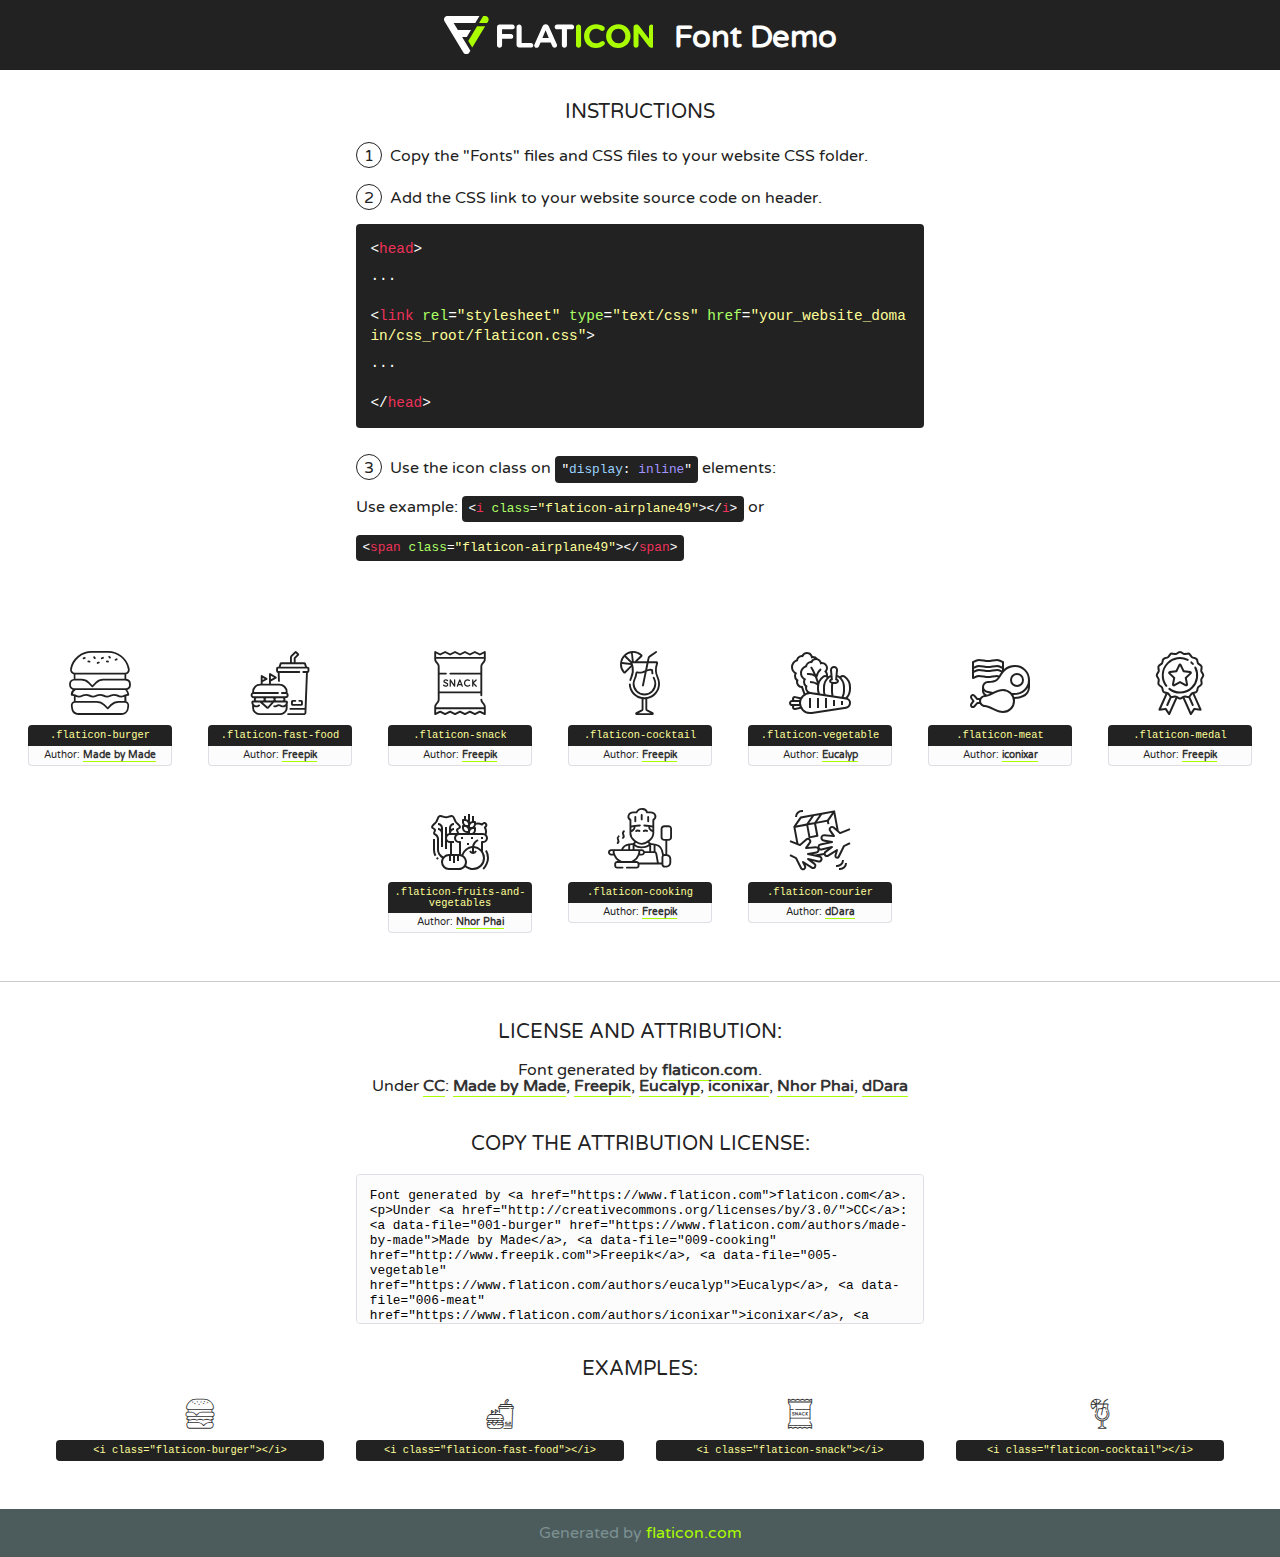
<file: lib/flaticon/font/flaticon.html>
<!DOCTYPE html>
<!--
  Flaticon icon font: Flaticon
  Creation date: 19/09/2020 16:59
-->
<html>
<!DOCTYPE html>
<html>

<head>
    <title>Flaticon WebFont</title>
    <link href="http://fonts.googleapis.com/css?family=Varela+Round" rel="stylesheet" type="text/css" />
    <link rel="stylesheet" type="text/css" href="flaticon.css">
    <meta charset="UTF-8">
    <style>
    html, body, div, span, applet, object, iframe,
    h1, h2, h3, h4, h5, h6, p, blockquote, pre,
    a, abbr, acronym, address, big, cite, code,
    del, dfn, em, img, ins, kbd, q, s, samp,
    small, strike, strong, sub, sup, tt, var,
    b, u, i, center,
    dl, dt, dd, ol, ul, li,
    fieldset, form, label, legend,
    table, caption, tbody, tfoot, thead, tr, th, td,
    article, aside, canvas, details, embed, 
    figure, figcaption, footer, header, hgroup, 
    menu, nav, output, ruby, section, summary,
    time, mark, audio, video {
        margin: 0;
        padding: 0;
        border: 0;
        font-size: 100%;
        font: inherit;
        vertical-align: baseline;
    }
    /* HTML5 display-role reset for older browsers */
    article, aside, details, figcaption, figure, 
    footer, header, hgroup, menu, nav, section {
        display: block;
    }
    body {
        line-height: 1;
    }
    ol, ul {
        list-style: none;
    }
    blockquote, q {
        quotes: none;
    }
    blockquote:before, blockquote:after,
    q:before, q:after {
        content: '';
        content: none;
    }
    table {
        border-collapse: collapse;
        border-spacing: 0;
    }
    body {
        font-family: 'Varela Round', Helvetica, Arial, sans-serif;
        font-size: 16px;
        color: #222;
    }
    a {
        color: #333;
        border-bottom: 1px solid #a9fd00;
        font-weight: bold;
        text-decoration: none;
    }
    * {
        -moz-box-sizing: border-box;
        -webkit-box-sizing: border-box;
        box-sizing: border-box;
        margin: 0;
        padding: 0;
    }
    [class^="flaticon-"]:before, [class*=" flaticon-"]:before, [class^="flaticon-"]:after, [class*=" flaticon-"]:after {
        font-family: Flaticon;
        font-size: 30px;
        font-style: normal;
        margin-left: 20px;
        color: #333;
    }
    .wrapper {
        max-width: 600px;
        margin: auto;
        padding: 0 1em;
    }
    .title {
        font-size: 1.25em;
        text-align: center;
        margin-bottom: 1em;
        text-transform: uppercase;
    }
    header {
        text-align: center;
        background-color: #222;
        color: #fff;
        padding: 1em;
    }
    header .logo {
        width: 210px;
        height: 38px;
        display: inline-block;
        vertical-align: middle;
        margin-right: 1em;
        border: none;
    }
    header strong {
        font-size: 1.95em;
        font-weight: bold;
        vertical-align: middle;
        margin-top: 5px;
        display: inline-block;
    }
    .demo {
        margin: 2em auto;
        line-height: 1.25em;
    }
    .demo ul li {
        margin-bottom: 1em;
    }
    .demo ul li .num {
        color: #222;
        border-radius: 20px;
        display: inline-block;
        width: 26px;
        padding: 3px;
        height: 26px;
        text-align: center;
        margin-right: 0.5em;
        border: 1px solid #222;
    }
    .demo ul li code {
        background-color: #222;
        border-radius: 4px;
        padding: 0.25em 0.5em;
        display: inline-block;
        color: #fff;
        font-family: Consolas,Monaco,Lucida Console,Liberation Mono,DejaVu Sans Mono,Bitstream Vera Sans Mono,Courier New, monospace;
        font-weight: lighter;
        margin-top: 1em;
        font-size: 0.8em;
        word-break: break-all;
    }
    .demo ul li code.big {
        padding: 1em;
        font-size: 0.9em;
    }
    .demo ul li code .red {
        color: #EF3159;
    }
    .demo ul li code .green {
        color: #ACFF65;
    }
    .demo ul li code .yellow {
        color: #FFFF99;
    }
    .demo ul li code .blue {
        color: #99D3FF;
    }
    .demo ul li code .purple {
        color: #A295FF;
    }
    .demo ul li code .dots {
        margin-top: 0.5em;
        display: block;
    }
    #glyphs {
        border-bottom: 1px solid #ccc;
        padding: 2em 0;
        text-align: center;
    }
    .glyph {
        display: inline-block;
        width: 9em;
        margin: 1em;
        text-align: center;
        vertical-align: top;
        background: #FFF;
    }
    .glyph .glyph-icon {
        padding: 10px;
        display: block;
        font-family:"Flaticon";
        font-size: 64px;
        line-height: 1;
    }
    .glyph .glyph-icon:before {
        font-size: 64px;
        color: #222;
        margin-left: 0;
    }
    .class-name {
        font-size: 0.65em;
        background-color: #222;
        color: #fff;
        border-radius: 4px 4px 0 0;
        padding: 0.5em;
        color: #FFFF99;
        font-family: Consolas,Monaco,Lucida Console,Liberation Mono,DejaVu Sans Mono,Bitstream Vera Sans Mono,Courier New, monospace;
    }
    .author-name {
        font-size: 0.6em;
        background-color: #fcfcfd;
        border: 1px solid #DEDEE4;
        border-top: 0;
        border-radius: 0 0 4px 4px;
        padding: 0.5em;
    }
    .class-name:last-child {
        font-size: 10px;
        color:#888;
    }
    .class-name:last-child a {
        font-size: 10px;
        color:#555;
    }
    .class-name:last-child a:hover {
        color:#a9fd00;
    }
    .glyph > input {
        display: block;
        width: 100px;
        margin: 5px auto;
        text-align: center;
        font-size: 12px;
        cursor: text;
    }
    .glyph > input.icon-input {
        font-family:"Flaticon";
        font-size: 16px;
        margin-bottom: 10px;
    }
    .attribution .title {
        margin-top: 2em;
    }
    .attribution textarea {
        background-color: #fcfcfd;
        padding: 1em;
        border: none;
        box-shadow: none;
        border: 1px solid #DEDEE4;
        border-radius: 4px;
        resize: none;
        width: 100%;
        height: 150px;
        font-size: 0.8em;
        font-family: Consolas,Monaco,Lucida Console,Liberation Mono,DejaVu Sans Mono,Bitstream Vera Sans Mono,Courier New, monospace;
        -webkit-appearance: none;
    }
    .iconsuse {
        margin: 2em auto;
        text-align: center;
        max-width: 1200px;
    }
    .iconsuse:after {
        content: '';
        display: table;
        clear: both;
    }
    .iconsuse .image {
        float: left;
        width: 25%;
        padding: 0 1em;
    }
    .iconsuse .image p {
        margin-bottom: 1em;
    }
    .iconsuse .image span {
        display: block;
        font-size: 0.65em;
        background-color: #222;
        color: #fff;
        border-radius: 4px;
        padding: 0.5em;
        color: #FFFF99;
        margin-top: 1em;
        font-family: Consolas,Monaco,Lucida Console,Liberation Mono,DejaVu Sans Mono,Bitstream Vera Sans Mono,Courier New, monospace;
    }
    #footer {
        text-align: center;
        background-color: #4C5B5C;
        color: #7c9192;
        padding: 1em;
    }
    #footer a {
        border: none;
        color: #a9fd00;
        font-weight: normal;
    }
    @media (max-width: 960px) {
        .iconsuse .image {
            width: 50%;
        }
    }
    @media (max-width: 560px) {
        .iconsuse .image {
            width: 100%;
        }
    }
    </style>
</head>

<body class="characters-off">

    <header>
        <a href="https://www.flaticon.com" target="_blank" class="logo">
            <svg version="1.1" xmlns="http://www.w3.org/2000/svg" xmlns:xlink="http://www.w3.org/1999/xlink" xmlns:a="http://ns.adobe.com/AdobeSVGViewerExtensions/3.0/" viewBox="0 0 560.875 102.036" enable-background="new 0 0 560.875 102.036" xml:space="preserve">
                <defs>
                </defs>
                <g>
                    <g class="letters">
                        <path fill="#ffffff" d="M141.596,29.675c0-3.777,2.985-6.767,6.764-6.767h34.438c3.426,0,6.15,2.728,6.15,6.15
                        c0,3.43-2.724,6.149-6.15,6.149h-27.674v13.091h23.719c3.429,0,6.151,2.724,6.151,6.15c0,3.43-2.723,6.149-6.151,6.149h-23.719
                        v17.574c0,3.773-2.986,6.761-6.764,6.761c-3.779,0-6.764-2.989-6.764-6.761V29.675z"></path>
                        <path fill="#ffffff" d="M193.844,29.149c0-3.781,2.985-6.767,6.764-6.767c3.776,0,6.763,2.985,6.763,6.767v42.957h25.039
                        c3.426,0,6.149,2.726,6.149,6.153c0,3.425-2.723,6.15-6.149,6.15h-31.802c-3.779,0-6.764-2.986-6.764-6.768V29.149z"></path>
                        <path fill="#ffffff" d="M241.891,75.71l21.438-48.407c1.492-3.341,4.215-5.357,7.906-5.357h0.792
                        c3.686,0,6.323,2.017,7.815,5.357l21.439,48.407c0.436,0.967,0.701,1.845,0.701,2.723c0,3.602-2.809,6.501-6.414,6.501
                        c-3.161,0-5.269-1.845-6.499-4.655l-4.132-9.661h-27.059l-4.301,10.102c-1.144,2.631-3.426,4.214-6.237,4.214
                        c-3.517,0-6.24-2.81-6.24-6.325C241.1,77.64,241.451,76.677,241.891,75.71z M279.932,58.666l-8.521-20.297l-8.526,20.297H279.932
                        z"></path>
                        <path fill="#ffffff" d="M314.864,35.387H301.86c-3.429,0-6.239-2.813-6.239-6.238c0-3.429,2.811-6.24,6.239-6.24h39.533
                        c3.426,0,6.237,2.811,6.237,6.24c0,3.425-2.811,6.238-6.237,6.238h-13.001v42.785c0,3.773-2.99,6.761-6.764,6.761
                        c-3.779,0-6.764-2.989-6.764-6.761V35.387z"></path>
                        <path fill="#A9FD00" d="M352.615,29.149c0-3.781,2.985-6.767,6.767-6.767c3.774,0,6.761,2.985,6.761,6.767v49.024
                        c0,3.773-2.987,6.761-6.761,6.761c-3.781,0-6.767-2.989-6.767-6.761V29.149z"></path>
                        <path fill="#A9FD00" d="M374.132,53.836v-0.179c0-17.481,13.178-31.801,32.065-31.801c9.22,0,15.459,2.458,20.557,6.238
                        c1.402,1.054,2.637,2.985,2.637,5.357c0,3.692-2.985,6.59-6.681,6.59c-1.845,0-3.071-0.702-4.044-1.319
                        c-3.776-2.813-7.729-4.393-12.562-4.393c-10.364,0-17.831,8.611-17.831,19.154v0.173c0,10.542,7.291,19.329,17.831,19.329
                        c5.715,0,9.492-1.756,13.359-4.834c1.049-0.874,2.458-1.491,4.039-1.491c3.429,0,6.325,2.813,6.325,6.236
                        c0,2.106-1.056,3.78-2.282,4.834c-5.539,4.834-12.036,7.733-21.878,7.733C387.572,85.464,374.132,71.493,374.132,53.836z"></path>
                        <path fill="#A9FD00" d="M433.009,53.836v-0.179c0-17.481,13.79-31.801,32.766-31.801c18.981,0,32.592,14.143,32.592,31.628v0.173
                        c0,17.483-13.785,31.807-32.769,31.807C446.625,85.464,433.009,71.32,433.009,53.836z M484.224,53.836v-0.179
                        c0-10.539-7.725-19.326-18.626-19.326c-10.893,0-18.449,8.611-18.449,19.154v0.173c0,10.542,7.73,19.329,18.626,19.329
                        C476.676,72.986,484.224,64.378,484.224,53.836z"></path>
                        <path fill="#A9FD00" d="M506.233,29.321c0-3.774,2.99-6.763,6.767-6.763h1.401c3.252,0,5.183,1.583,7.029,3.953l26.093,34.265
                        V29.059c0-3.692,2.99-6.677,6.681-6.677c3.683,0,6.671,2.985,6.671,6.677v48.934c0,3.78-2.987,6.765-6.764,6.765h-0.436
                        c-3.257,0-5.188-1.581-7.034-3.953l-27.056-35.492v32.944c0,3.687-2.985,6.676-6.678,6.676c-3.683,0-6.673-2.989-6.673-6.676
                        V29.321z"></path>
                    </g>
                    <g class="insignia">
                        <path fill="#ffffff" d="M48.372,56.137h12.517l11.156-18.537H37.186L25.688,18.539h57.825L94.668,0H9.271
                        C5.925,0,2.842,1.801,1.198,4.716c-1.644,2.907-1.593,6.482,0.134,9.343l50.38,83.501c1.678,2.781,4.689,4.476,7.938,4.476
                        c3.246,0,6.257-1.695,7.935-4.476l2.898-4.804L48.372,56.137z"></path>
                        <g class="i">
                            <path fill="#A9FD00" d="M93.575,18.539h0.031v0.004l21.652,0.004l2.705-4.488c1.727-2.861,1.778-6.436,0.133-9.343
                            C116.454,1.801,113.371,0,110.026,0h-5.294L93.575,18.539z"></path>
                            <polygon fill="#A9FD00" points="88.291,27.356 64.725,66.486 75.519,84.404 109.942,27.356"></polygon>
                        </g>
                    </g>
                </g>
            </svg>
        </a>
        <strong>Font Demo</strong>
    </header>


    <section class="demo wrapper">

        <p class="title">Instructions</p>

        <ul>
            <li>
                <span class="num">1</span>Copy the "Fonts" files and CSS files to your website CSS folder.
            </li>
            <li>
                <span class="num">2</span>Add the CSS link to your website source code on header.
                <code class="big">
                    &lt;<span class="red">head</span>&gt;
                    <br/><span class="dots">...</span>
                    <br/>&lt;<span class="red">link</span> <span class="green">rel</span>=<span class="yellow">"stylesheet"</span> <span class="green">type</span>=<span class="yellow">"text/css"</span> <span class="green">href</span>=<span class="yellow">"your_website_domain/css_root/flaticon.css"</span>&gt;
                    <br/><span class="dots">...</span>
                    <br/>&lt;/<span class="red">head</span>&gt;
                </code>
            </li>

            <li>
                <p>
                    <span class="num">3</span>Use the icon class on <code>"<span class="blue">display</span>:<span class="purple"> inline</span>"</code> elements:
                    <br />
                    Use example: <code>&lt;<span class="red">i</span> <span class="green">class</span>=<span class="yellow">&quot;flaticon-airplane49&quot;</span>&gt;&lt;/<span class="red">i</span>&gt;</code> or <code>&lt;<span class="red">span</span> <span class="green">class</span>=<span class="yellow">&quot;flaticon-airplane49&quot;</span>&gt;&lt;/<span class="red">span</span>&gt;</code>
            </li>
        </ul>

    </section>




   <section id="glyphs">          
    
      
        <div class="glyph"><div class="glyph-icon flaticon-burger"></div>
            <div class="class-name">.flaticon-burger</div>
            <div class="author-name">Author: <a data-file="001-burger" href="https://www.flaticon.com/authors/made-by-made">Made by Made</a> </div> 
        </div>        
        
        <div class="glyph"><div class="glyph-icon flaticon-fast-food"></div>
            <div class="class-name">.flaticon-fast-food</div>
            <div class="author-name">Author: <a data-file="002-fast-food" href="http://www.freepik.com">Freepik</a> </div> 
        </div>        
        
        <div class="glyph"><div class="glyph-icon flaticon-snack"></div>
            <div class="class-name">.flaticon-snack</div>
            <div class="author-name">Author: <a data-file="003-snack" href="http://www.freepik.com">Freepik</a> </div> 
        </div>        
        
        <div class="glyph"><div class="glyph-icon flaticon-cocktail"></div>
            <div class="class-name">.flaticon-cocktail</div>
            <div class="author-name">Author: <a data-file="004-cocktail" href="http://www.freepik.com">Freepik</a> </div> 
        </div>        
        
        <div class="glyph"><div class="glyph-icon flaticon-vegetable"></div>
            <div class="class-name">.flaticon-vegetable</div>
            <div class="author-name">Author: <a data-file="005-vegetable" href="https://www.flaticon.com/authors/eucalyp">Eucalyp</a> </div> 
        </div>        
        
        <div class="glyph"><div class="glyph-icon flaticon-meat"></div>
            <div class="class-name">.flaticon-meat</div>
            <div class="author-name">Author: <a data-file="006-meat" href="https://www.flaticon.com/authors/iconixar">iconixar</a> </div> 
        </div>        
        
        <div class="glyph"><div class="glyph-icon flaticon-medal"></div>
            <div class="class-name">.flaticon-medal</div>
            <div class="author-name">Author: <a data-file="007-medal" href="http://www.freepik.com">Freepik</a> </div> 
        </div>        
        
        <div class="glyph"><div class="glyph-icon flaticon-fruits-and-vegetables"></div>
            <div class="class-name">.flaticon-fruits-and-vegetables</div>
            <div class="author-name">Author: <a data-file="008-fruits-and-vegetables" href="https://www.flaticon.com/authors/nhor-phai">Nhor Phai</a> </div> 
        </div>        
        
        <div class="glyph"><div class="glyph-icon flaticon-cooking"></div>
            <div class="class-name">.flaticon-cooking</div>
            <div class="author-name">Author: <a data-file="009-cooking" href="http://www.freepik.com">Freepik</a> </div> 
        </div>        
        
        <div class="glyph"><div class="glyph-icon flaticon-courier"></div>
            <div class="class-name">.flaticon-courier</div>
            <div class="author-name">Author: <a data-file="010-courier" href="https://www.flaticon.com/authors/ddara">dDara</a> </div> 
        </div>        
        

    </section>



    <section class="attribution wrapper"   style="text-align:center;">

      <div class="title">License and attribution:</div><div class="attrDiv">Font generated by <a href="https://www.flaticon.com">flaticon.com</a>. <div><p>Under <a href="http://creativecommons.org/licenses/by/3.0/">CC</a>: <a data-file="001-burger" href="https://www.flaticon.com/authors/made-by-made">Made by Made</a>, <a data-file="009-cooking" href="http://www.freepik.com">Freepik</a>, <a data-file="005-vegetable" href="https://www.flaticon.com/authors/eucalyp">Eucalyp</a>, <a data-file="006-meat" href="https://www.flaticon.com/authors/iconixar">iconixar</a>, <a data-file="008-fruits-and-vegetables" href="https://www.flaticon.com/authors/nhor-phai">Nhor Phai</a>, <a data-file="010-courier" href="https://www.flaticon.com/authors/ddara">dDara</a></p>  </div>
      </div>
      <div class="title">Copy the Attribution License:</div>

    <textarea onclick="this.focus();this.select();">Font generated by &lt;a href=&quot;https://www.flaticon.com&quot;&gt;flaticon.com&lt;/a&gt;. <p>Under <a href="http://creativecommons.org/licenses/by/3.0/">CC</a>: <a data-file="001-burger" href="https://www.flaticon.com/authors/made-by-made">Made by Made</a>, <a data-file="009-cooking" href="http://www.freepik.com">Freepik</a>, <a data-file="005-vegetable" href="https://www.flaticon.com/authors/eucalyp">Eucalyp</a>, <a data-file="006-meat" href="https://www.flaticon.com/authors/iconixar">iconixar</a>, <a data-file="008-fruits-and-vegetables" href="https://www.flaticon.com/authors/nhor-phai">Nhor Phai</a>, <a data-file="010-courier" href="https://www.flaticon.com/authors/ddara">dDara</a></p>  
     </textarea>

    </section>

    <section class="iconsuse">

          <div class="title">Examples:</div>            
             
            <div class="image">
                <p>
                    <i class="glyph-icon flaticon-burger"></i> 
                    <span>&lt;i class=&quot;flaticon-burger&quot;&gt;&lt;/i&gt;</span>
                </p>
            </div>
            
            <div class="image">
                <p>
                    <i class="glyph-icon flaticon-fast-food"></i> 
                    <span>&lt;i class=&quot;flaticon-fast-food&quot;&gt;&lt;/i&gt;</span>
                </p>
            </div>
            
            <div class="image">
                <p>
                    <i class="glyph-icon flaticon-snack"></i> 
                    <span>&lt;i class=&quot;flaticon-snack&quot;&gt;&lt;/i&gt;</span>
                </p>
            </div>
            
            <div class="image">
                <p>
                    <i class="glyph-icon flaticon-cocktail"></i> 
                    <span>&lt;i class=&quot;flaticon-cocktail&quot;&gt;&lt;/i&gt;</span>
                </p>
            </div>
                       
        </div>
                            
    </section>

<div id="footer">
    <div>Generated by <a href="https://www.flaticon.com">flaticon.com</a>
    </div>
</div>



</body>
</html>
</file>
<file: lib/flaticon/font/flaticon.css>
/*
  	Flaticon icon font: Flaticon
  	Creation date: 19/09/2020 16:59
  	*/

@font-face {
  font-family: "Flaticon";
  src: url("./Flaticon.eot");
  src: url("./Flaticon.eot?#iefix") format("embedded-opentype"),
       url("./Flaticon.woff2") format("woff2"),
       url("./Flaticon.woff") format("woff"),
       url("./Flaticon.ttf") format("truetype"),
       url("./Flaticon.svg#Flaticon") format("svg");
  font-weight: normal;
  font-style: normal;
}

@media screen and (-webkit-min-device-pixel-ratio:0) {
  @font-face {
    font-family: "Flaticon";
    src: url("./Flaticon.svg#Flaticon") format("svg");
  }
}

[class^="flaticon-"]:before, [class*=" flaticon-"]:before,
[class^="flaticon-"]:after, [class*=" flaticon-"]:after {   
  font-family: Flaticon;
        font-size: 20px;
font-style: normal;
margin-left: 20px;
}

.flaticon-burger:before { content: "\f100"; }
.flaticon-fast-food:before { content: "\f101"; }
.flaticon-snack:before { content: "\f102"; }
.flaticon-cocktail:before { content: "\f103"; }
.flaticon-vegetable:before { content: "\f104"; }
.flaticon-meat:before { content: "\f105"; }
.flaticon-medal:before { content: "\f106"; }
.flaticon-fruits-and-vegetables:before { content: "\f107"; }
.flaticon-cooking:before { content: "\f108"; }
.flaticon-courier:before { content: "\f109"; }
</file>
<file: css/style.css>
/*******************************/
/********* General CSS *********/
/*******************************/
body {
    color: #757575;
    background: #F0EBE9;
    font-family: 'open sans', sans-serif;
    width: 100%;
}

h1,
h2, 
h3, 
h4,
h5, 
h6 {
    color: #454545;
    font-family: 'Nunito', sans-serif;
}

a {
    font-family: 'Nunito', sans-serif;
    font-weight: 600;
    color: #EAB63E;
    transition: .3s;
}

a:hover,
a:active,
a:focus {
    color: #96B149;
    outline: none;
    text-decoration: none;
}

.btn.custom-btn {
    padding: 12px 25px;
    font-family: 'Nunito', sans-serif;
    font-size: 16px;
    font-weight: 600;
    color: #ffffff;
    background: #fbaf32;
    border: 2px solid #fbaf32;
    border-radius: 5px;
    transition: .5s;
}

.btn.custom-btn:hover {
    color: #fbaf32;
    background: transparent;
}

.btn.custom-btn:focus,
.form-control:focus,
.custom-select:focus {
    box-shadow: none;
}

.container-fluid {
    max-width: 1366px;
}

.back-to-top {
    position: fixed;
    display: none;
    background: #fbaf32;
    width: 44px;
    height: 44px;
    text-align: center;
    line-height: 1;
    font-size: 22px;
    right: 15px;
    bottom: 15px;
    border-radius: 5px;
    transition: background 0.5s;
    z-index: 9;
}

.back-to-top i {
    color: #ffffff;
    padding-top: 10px;
}

.back-to-top:hover {
    background: #719a0a;
}

[class^="flaticon-"]:before, [class*=" flaticon-"]:before,
[class^="flaticon-"]:after, [class*=" flaticon-"]:after {   
    font-size: inherit;
    margin-left: 0;
}


/**********************************/
/*********** Nav Bar CSS **********/
/**********************************/
.navbar {
    position: relative;
    transition: .5s;
    z-index: 999;
}

.navbar.nav-sticky {
    position: fixed;
    top: 0;
    width: 100%;
    box-shadow: 0 2px 5px rgba(0, 0, 0, .3);
}

.navbar .navbar-brand {
    margin: 0;
    color: #fbaf32;
    font-size: 45px;
    line-height: 0px;
    font-weight: 700;
    font-family: 'Nunito', sans-serif;
    transition: .5s;
    
}

.navbar .navbar-brand span {
    color: #719a0a;
}

.navbar .navbar-brand:hover {
    color: #fbaf32;
}

.navbar .navbar-brand:hover span {
    color: #fbaf32;
}

.navbar .navbar-brand img {
    max-width: 100%;
    max-height: 40px;
}

.navbar .dropdown-menu {
    margin-top: 0;
    border: 0;
    border-radius: 0;
    background: #f8f9fa;
}

@media (min-width: 992px) {
    .navbar {
        position: absolute;
        width: 100%;
        padding: 30px 60px;
        background: transparent !important;
        z-index: 9;
    }
    
    .navbar.nav-sticky {
        padding: 10px 60px;
        background: #ffffff !important;
    }
    
    .navbar .navbar-brand {
        color: #fbaf32;
    }
    
    .navbar.nav-sticky .navbar-brand {
        color: #fbaf32;
    }

    .navbar-light .navbar-nav .nav-link,
    .navbar-light .navbar-nav .nav-link:focus {
        padding: 10px 10px 8px 10px;
        font-family: 'Nunito', sans-serif;
        color: #ffffff;
        font-size: 18px;
        font-weight: 600;
    }
    
    .navbar-light.nav-sticky .navbar-nav .nav-link,
    .navbar-light.nav-sticky .navbar-nav .nav-link:focus {
        color: #666666;
    }

    .navbar-light .navbar-nav .nav-link:hover,
    .navbar-light .navbar-nav .nav-link.active {
        color: #fbaf32;
    }
    
    .navbar-light.nav-sticky .navbar-nav .nav-link:hover,
    .navbar-light.nav-sticky .navbar-nav .nav-link.active {
        color: #fbaf32;
    }
}

@media (max-width: 991.98px) {   
    .navbar {
        padding: 15px;
        background: #ffffff !important;
    }
    
    .navbar .navbar-brand {
        color: #fbaf32;
    }
    
    .navbar .navbar-nav {
        margin-top: 15px;
    }
    
    .navbar a.nav-link {
        padding: 5px;
    }
    
    .navbar .dropdown-menu {
        box-shadow: none;
    }
}


/*******************************/
/********** Hero CSS ***********/
/*******************************/
.carousel {
    position: relative;
    width: 100%;
    height: 100vh;
    min-height: 400px;
    background: #ffffff;
}

.carousel .container-fluid {
    padding: 0;
}

.carousel .carousel-item {
    position: relative;
    width: 100%;
    height: 100vh;
    display: flex;
    align-items: center;
    justify-content: center;
    flex-direction: column;
}

.carousel .carousel-img {
    position: relative;
    width: 100%;
    height: 100%;
    text-align: right;
    overflow: hidden;
}

.carousel .carousel-img::after {
    position: absolute;
    content: "";
    top: 0;
    right: 0;
    bottom: 0;
    left: 0;
    background: rgba(0, 0, 0, 0.6);
    z-index: 1;
}

.carousel .carousel-img img {
    width: 100%;
    height: 100%;
    object-fit: cover;
}

.carousel .carousel-text {
    position: absolute;
    max-width: 700px;
    height: calc(100vh - 35px);
    display: flex;
    align-items: center;
    justify-content: center;
    flex-direction: column;
    z-index: 2;
}

.carousel .carousel-text h1 {
    text-align: center;
    color: #ffffff;
    font-size: 60px;
    font-weight: 700;
    margin-bottom: 30px;
}

.carousel .carousel-text h1 span {
    color: #fbaf32;
}

.carousel .carousel-text p {
    color: #ffffff;
    text-align: center;
    font-size: 20px;
    margin-bottom: 35px;
}

.carousel .carousel-btn .btn:last-child {
    margin-left: 10px;
    background: #719a0a;
    border-color: #719a0a;
}

.carousel .carousel-btn .btn:last-child:hover {
    color: #719a0a;
    background: transparent;
}

.carousel .animated {
    -webkit-animation-duration: 1s;
    animation-duration: 1s;
}

@media (max-width: 991.98px) {
    .carousel,
    .carousel .carousel-item,
    .carousel .carousel-text {
        height: calc(100vh - 105px);
    }
    
    .carousel .carousel-text h1 {
        font-size: 35px;
    }
    
    .carousel .carousel-text p {
        font-size: 16px;
    }
    
    .carousel .carousel-text .btn {
        padding: 12px 30px;
        font-size: 15px;
        letter-spacing: 0;
    }
}

@media (max-width: 767.98px) {
    .carousel,
    .carousel .carousel-item,
    .carousel .carousel-text {
        height: calc(100vh - 70px);
    }
    
    .carousel .carousel-text h1 {
        font-size: 30px;
    }
    
    .carousel .carousel-text .btn {
        padding: 10px 25px;
        font-size: 15px;
        letter-spacing: 0;
    }
}

@media (max-width: 575.98px) {
    .carousel .carousel-text h1 {
        font-size: 25px;
    }
    
    .carousel .carousel-text .btn {
        padding: 8px 20px;
        font-size: 14px;
        letter-spacing: 0;
    }
}


/*******************************/
/******* Page Header CSS *******/
/*******************************/
.page-header {
    position: relative;
    margin-bottom: 45px;
    padding: 150px 0 90px 0;
    text-align: center;
    background: linear-gradient(rgba(0, 0, 0, .5), rgba(0, 0, 0, .5)), url(../img/page-header.jpg);
    background-position: center;
    background-repeat: no-repeat;
    background-size: cover;
}

.page-header h2 {
    position: relative;
    color: #fbaf32;
    font-size: 60px;
    font-weight: 700;
}

.page-header a {
    position: relative;
    padding: 0 12px;
    font-size: 20px;
    text-transform: uppercase;
    color: #ffffff;
}

.page-header a:hover {
    color: #ffffff;
}

.page-header a::after {
    position: absolute;
    content: "/";
    width: 8px;
    height: 8px;
    top: -1px;
    right: -7px;
    text-align: center;
    color: #fbaf32;
}

.page-header a:last-child::after {
    display: none;
}

@media (max-width: 767.98px) {
    .page-header h2 {
        font-size: 35px;
    }
    
    .page-header a {
        font-size: 18px;
    }
}


/*******************************/
/******* Section Header ********/
/*******************************/
.section-header {
    position: relative;
    margin-bottom: 45px;
}

.section-header p {
    color: #719a0a;
    margin-bottom: 5px;
    position: relative;
    font-size: 20px;
}

.section-header h2 {
    margin: 0;
    position: relative;
    font-size: 45px;
    font-weight: 700;
}

@media (max-width: 991.98px) {
    .section-header h2 {
        font-size: 40px;
        font-weight: 600;
    }
}

@media (max-width: 767.98px) {
    .section-header h2 {
        font-size: 35px;
        font-weight: 600;
    }
}

@media (max-width: 575.98px) {
    .section-header h2 {
        font-size: 30px;
        font-weight: 600;
    }
}


/*******************************/
/********* Booking CSS *********/
/*******************************/
.booking {
    position: relative;
    width: 100%;
    margin-bottom: 45px;
    background: rgba(0, 0, 0, .04);
}

.booking .booking-content {
    padding: 45px 0 15px 0;
}

.booking .booking-content .section-header {
    margin-bottom: 30px;
}

.booking .booking-form {
    padding: 60px 30px;
    background: #fbaf32;
}

.booking .booking-form .control-group {
    margin-bottom: 15px;
}

.booking .booking-form .input-group-text {
    position: absolute;
    padding: 0;
    border: none;
    background: none;
    top: 15px;
    right: 15px;
    color: #ffffff;
    font-size: 14px;
}

.booking .booking-form .form-control {
    height: 45px;
    font-size: 14px;
    color: #ffffff;
    padding: 0 15px;
    border-radius: 5px !important;
    border: 1px solid #ffffff;
    background: transparent;
}

.booking .booking-form select.form-control {
    padding: 0 10px;
}

.booking .booking-form .form-control::placeholder {
    color: #ffffff;
    opacity: 1;
}

.booking .booking-form .form-control:-ms-input-placeholder,
.booking .booking-form .form-control::-ms-input-placeholder {
    color: #ffffff;
}

.booking .booking-form .input-group [data-toggle="datetimepicker"] {
    cursor: default;
}

.booking .booking-form .btn.custom-btn {
    width: 100%;
    color: #fbaf32;
    background: #ffffff;
    border: 1px solid #ffffff;
}

.booking .booking-form .btn.custom-btn:hover {
    color: #ffffff;
    background: transparent;
}


/*******************************/
/********** Menu CSS ***********/
/*******************************/
.food {
    position: relative;
    width: 100%;
    padding: 90px 0 60px 0;
    margin: 45px 0;
    background: rgba(0, 0, 0, .04);
}

.food .food-item {
    position: relative;
    width: 100%;
    margin-bottom: 30px;
    padding: 50px 30px 30px;
    text-align: center;
    background: #f8f9fa;
    border-radius: 15px;
    box-shadow: 0 0 30px rgba(0, 0, 0, .08);
    transition: .3s;
}

.food .food-item:hover {
    box-shadow: none;
}

.food .food-item i {
    position: relative;
    display: inline-block;
    color: #fbaf32;
    font-size: 60px;
    line-height: 60px;
    margin-bottom: 20px;
    transition: .3s;
}

.food .food-item:hover i {
    color: #719a0a;
}

.food .food-item i::after {
    position: absolute;
    content: "";
    width: calc(100% + 20px);
    height: calc(100% + 20px);
    top: -20px;
    left: -15px;
    border: 3px dotted #fbaf32;
    border-right: transparent;
    border-bottom: transparent;
    border-radius: 100px;
    transition: .3s;
}

.food .food-item:hover i::after {
    border: 3px dotted #719a0a;
    border-right: transparent;
    border-bottom: transparent;
}

.food .food-item h2 {
    font-size: 30px;
    font-weight: 700;
}

.food .food-item a {
    position: relative;
    font-size: 16px;
}

.food .food-item a::after {
    position: absolute;
    content: "";
    width: 50px;
    height: 1px;
    bottom: 0;
    left: calc(50% - 25px);
    background: #fbaf32;
    transition: .3s;
}

.food .food-item a:hover::after {
    width: 100%;
    left: 0;
    background: #719a0a;
}



/*******************************/
/********** About CSS **********/
/*******************************/
.about {
    position: relative;
    width: 100%;
    padding: 45px 0;
}

.about .section-header {
    margin-bottom: 30px;
    margin-left: 0;
}

.about .about-img {
    position: relative;
}

.about .about-img img {
    position: relative;
    width: 100%;
    border-radius: 15px;
}

.about .btn-play {
    position: absolute;
    z-index: 1;
    top: 50%;
    left: 50%;
    transform: translateX(-50%) translateY(-50%);
    box-sizing: content-box;
    display: block;
    width: 32px;
    height: 44px;
    border-radius: 50%;
    border: none;
    outline: none;
    padding: 18px 20px 18px 28px;
}

.about .btn-play:before {
    content: "";
    position: absolute;
    z-index: 0;
    left: 50%;
    top: 50%;
    transform: translateX(-50%) translateY(-50%);
    display: block;
    width: 100px;
    height: 100px;
    background: #fbaf32;
    border-radius: 50%;
    animation: pulse-border 1500ms ease-out infinite;
}

.about .btn-play:after {
    content: "";
    position: absolute;
    z-index: 1;
    left: 50%;
    top: 50%;
    transform: translateX(-50%) translateY(-50%);
    display: block;
    width: 100px;
    height: 100px;
    background: #fbaf32;
    border-radius: 50%;
    transition: all 200ms;
}

.about .btn-play img {
    position: relative;
    z-index: 3;
    max-width: 100%;
    width: auto;
    height: auto;
}

.about .btn-play span {
    display: block;
    position: relative;
    z-index: 3;
    width: 0;
    height: 0;
    border-left: 32px solid #ffffff;
    border-top: 22px solid transparent;
    border-bottom: 22px solid transparent;
}

@keyframes pulse-border {
  0% {
    transform: translateX(-50%) translateY(-50%) translateZ(0) scale(1);
    opacity: 1;
  }
  100% {
    transform: translateX(-50%) translateY(-50%) translateZ(0) scale(1.5);
    opacity: 0;
  }
}

#videoModal {
    padding-left: 17px;
}

#videoModal .modal-dialog {
    position: relative;
    max-width: 800px;
    margin: 60px auto 0 auto;
}

#videoModal .modal-body {
    position: relative;
    padding: 0px;
}

#videoModal .close {
    position: absolute;
    width: 30px;
    height: 30px;
    right: 0px;
    top: -30px;
    z-index: 999;
    font-size: 30px;
    font-weight: normal;
    color: #ffffff;
    background: #000000;
    opacity: 1;
}

.about .about-content {
    position: relative;
}

.about .about-text p {
    font-size: 16px;
}

.about .about-text a.btn {
    position: relative;
    margin-top: 15px;
}

@media (max-width: 991.98px) {
    .about .about-img {
        margin-bottom: 30px;
    }
}


/*******************************/
/********* Feature CSS *********/
/*******************************/
.feature {
    position: relative;
    width: 100%;
    padding: 45px 0 0 0;
}

.feature .section-header {
    margin-bottom: 30px;
}

.feature .feature-text {
    position: relative;
    width: 100%;
}

.feature .feature-img {
    border-radius: 15px;
    margin-bottom: 25px;
    overflow: hidden;
}

.feature .feature-img .col-6,
.feature .feature-img .col-12 {
    padding: 0;
    overflow: hidden;
}

.feature .feature-img img {
    width: 100%;
    transition: .3s;
}

.feature .feature-img img:hover {
    transform: scale(1.1);
}

.feature .feature-text .btn {
    width: 100%;
    margin-top: 15px;
    margin-bottom: 45px;
}

.feature .feature-item {
    width: 100%;
    margin-bottom: 45px;
}

.feature .feature-item i {
    position: relative;
    display: block;
    color: #719a0a;
    font-size: 60px;
    line-height: 60px;
    margin-bottom: 15px;
    background-image: linear-gradient(#719a0a, #fbaf32);
    -webkit-background-clip: text;
    -webkit-text-fill-color: transparent;
}

.feature .feature-item i::after {
    position: absolute;
    content: "";
    width: 40px;
    height: 40px;
    top: -10px;
    left: 20px;
    background: #fbaf32;
    border-radius: 30px;
    z-index: -1;
}

.feature .feature-item h3 {
    font-size: 22px;
    font-weight: 700;
}


/*******************************/
/*********** Menu CSS **********/
/*******************************/
.menu {
    position: relative;
    padding: 45px 0 15px 0;
}

.menu .menu-tab {
    position: relative;
}

.menu .menu-tab img {
    max-width: 100%;
    border-radius: 15px;
}

.menu .menu-tab .nav.nav-pills .nav-link {
    color: #ffffff;
    background: #fbaf32;
    border-radius: 5px;
    margin: 0 5px;
}

.menu .menu-tab .nav.nav-pills .nav-link:hover,
.menu .menu-tab .nav.nav-pills .nav-link.active {
    color: #f8f9fa;
    background: #719a0a;
}

.menu .menu-tab .tab-content {
    padding: 30px 0 0 0;
    background: transparent;
}

.menu .menu-tab .tab-content .container {
    padding: 0;
}

.menu .menu-item {
    position: relative;
    margin-bottom: 30px;
    display: flex;
    align-items: center;
}

.menu .menu-img {
    width: 80px;
    margin-right: 20px;
}

.menu .menu-img img {
    width: 100%;
    border-radius: 100px;
}

.menu .menu-text {
    width: calc(100% - 100px);
}

.menu .menu-text h3 {
    position: relative;
    display: block;
    font-size: 22px;
    font-weight: 700;
}

.menu .menu-text h3::after {
    position: absolute;
    content: "";
    width: 100%;
    height: 0;
    top: 13px;
    left: 0;
    border-top: 2px dotted #cccccc;
    z-index: -1;
}

.menu .menu-text h3 span {
    display: inline-block;
    float: left;
    padding-right: 5px;
    background: #f8f9fa;
}

.menu .menu-text h3 strong {
    display: inline-block;
    float: right;
    padding-left: 5px;
    color: #fbaf32;
    background: #f8f9fa;
}

.menu .menu-text p {
    position: relative;
    margin: 5px 0 0 0;
    float: left;
    display: block;
}

@media(max-width: 575.98px) {
    .menu .menu-text p,
    .menu .menu-text h3,
    .menu .menu-text h3 span,
    .menu .menu-text h3 strong {
        display: block;
        float: none;
        padding: 0;
        margin: 0;
    }
    
    .menu .menu-text h3 {
        font-size: 18px;
        margin-bottom: 0;
    }
    
    .menu .menu-text h3 span {
        margin-bottom: 3px;
    }
    
    .menu .menu-text h3::after {
        display: none;
    }
}


/*******************************/
/*********** Team CSS **********/
/*******************************/
.team {
    position: relative;
    width: 100%;
    padding: 45px 0 15px 0;
}

.team .team-item {
    position: relative;
    margin-bottom: 30px;
    background: #ffffff;
}

.team .team-img {
    position: relative;
    border-radius: 15px 15px 0 0;
    overflow: hidden;
}

.team .team-img img {
    position: relative;
    width: 100%;
    margin-top: 15px;
    transform: scale(1.1);
    transition: .3s;
}

.team .team-item:hover img {
    margin-top: 0;
    margin-bottom: 15px;
}

.team .team-social {
    position: absolute;
    width: 100%;
    height: 100%;
    top: 0;
    left: 0;
    display: flex;
    align-items: center;
    justify-content: center;
    transition: .5s;
}

.team .team-social a {
    position: relative;
    margin: 0 3px;
    margin-top: 100px;
    width: 40px;
    height: 40px;
    display: flex;
    align-items: center;
    justify-content: center;
    border-radius: 40px;
    font-size: 16px;
    color: #ffffff;
    background: #fbaf32;
    opacity: 0;
}

.team .team-social a:hover {
    color: #ffffff;
    background: #719a0a;
}

.team .team-item:hover .team-social {
    background: rgba(256, 256, 256, .5);
}

.team .team-item:hover .team-social a:first-child {
    opacity: 1;
    margin-top: 0;
    transition: .3s 0s;
}

.team .team-item:hover .team-social a:nth-child(2) {
    opacity: 1;
    margin-top: 0;
    transition: .3s .1s;
}

.team .team-item:hover .team-social a:nth-child(3) {
    opacity: 1;
    margin-top: 0;
    transition: .3s .2s;
}

.team .team-item:hover .team-social a:nth-child(4) {
    opacity: 1;
    margin-top: 0;
    transition: .3s .3s;
}

.team .team-text {
    position: relative;
    padding: 25px 15px;
    text-align: center;
    background: #ffffff;
    border: 1px solid rgba(0, 0, 0, .07);
    border-top: none;
    border-radius: 0 0 15px 15px;
}

.team .team-text h2 {
    font-size: 22px;
    font-weight: 700;
}

.team .team-text p {
    margin: 0;
    font-size: 16px;
}


/*******************************/
/******* Testimonial CSS *******/
/*******************************/
.testimonial {
    position: relative;
    width: 100%;
    padding: 90px 0;
    margin: 45px 0;
    background: rgba(0, 0, 0, .04);
}

.testimonial .testimonials-carousel {
    position: relative;
    width: calc(100% + 30px);
    margin: 0 -15px;
}

.testimonial .testimonial-item {
    position: relative;
    margin: 15px;
    padding: 30px;
    display: flex;
    align-items: center;
    justify-content: center;
    flex-direction: column;
    background: #ffffff;
    border-radius: 15px;
    box-shadow: 0 0 15px rgba(0, 0, 0, .08);
    transition: .3s;
    overflow: hidden;
}

.testimonial .testimonial-item:hover {
    box-shadow: none;
}

.testimonial .testimonial-img {
    position: relative;
    width: 100px;
    border-radius: 100px;
    margin-bottom: 20px;
    overflow: hidden;
}

.testimonial .testimonial-img img {
    width: 100%;
    border-radius: 100px;
}

.testimonial .testimonial-item p {
    text-align: center;
    margin-bottom: 10px;
}

.testimonial .testimonial-item h2 {
    position: relative;
    font-size: 18px;
    font-weight: 700;
    margin-bottom: 2px;
}

.testimonial .testimonial-item h3 {
    color: #999999;
    font-size: 16px;
    font-weight: 600;
    margin: 0;
}

.testimonial .owl-dots {
    margin-top: 10px;
    text-align: center;
}

.testimonial .owl-dot {
    display: inline-block;
    margin: 0 5px;
    width: 12px;
    height: 12px;
    border-radius: 50%;
    background: #fbaf32;
}

.testimonial .owl-dot.active {
    background: #719a0a;
}


/*******************************/
/*********** Blog CSS **********/
/*******************************/
.blog {
    position: relative;
    width: 100%;
    padding: 45px 0 0 0;
}

.blog .blog-item {
    position: relative;
}

.blog .blog-img {
    position: relative;
    width: 100%;
    border-radius: 15px;
    overflow: hidden;
    z-index: 1;
}

.blog .blog-img img {
    width: 100%;
}

.blog .blog-content {
    position: relative;
    width: calc(100% - 60px);
    top: -60px;
    left: 30px;
    padding: 25px 30px 30px 30px;
    background: #ffffff;
    box-shadow: 0 0 30px rgba(0, 0, 0, .08);
    border-radius: 15px;
    z-index: 2;
}

.blog .blog-content h2.blog-title {
    font-size: 22px;
    font-weight: 700;
}

.blog .blog-meta {
    position: relative;
    display: flex;
    flex-wrap: wrap;
    margin-bottom: 15px;
}

.blog .blog-meta p {
    margin: 0 10px 0 0;
    font-size: 14px;
    color: #999999;
}

.blog .blog-meta i {
    color: #fbaf32;
    margin-right: 5px;
}

.blog .blog-meta p:last-child {
    margin: 0;
}

.blog .blog-text {
    position: relative;
}

.blog .blog-text p {
    margin-bottom: 10px;
}

.blog .blog-item a.btn {
    margin-top: 10px;
    padding: 5px 15px;
}

.blog .pagination .page-link {
    color: #fbaf32;
    border-radius: 5px;
    border-color: #fbaf32;
    margin: 0 2px;
}

.blog .pagination .page-link:hover,
.blog .pagination .page-item.active .page-link {
    color: #ffffff;
    background: #fbaf32;
}

.blog .pagination .disabled .page-link {
    color: #999999;
}

@media(max-width: 575.98px){
    .blog .blog-meta p {
        flex: 50%;
        font-size: 13px;
        margin: 0 0 5px 0;
    }
}


/*******************************/
/******* Single Post CSS *******/
/*******************************/
.single {
    position: relative;
    padding: 45px 0;
}

.single .single-content {
    position: relative;
    margin-bottom: 30px;
    overflow: hidden;
}

.single .single-content img {
    margin-bottom: 20px;
    width: 100%;
}

.single .single-tags {
    margin: -5px -5px 41px -5px;
    font-size: 0;
}

.single .single-tags a {
    margin: 5px;
    display: inline-block;
    padding: 7px 15px;
    font-size: 14px;
    font-weight: 400;
    color: #fbaf32;
    border: 1px solid #dddddd;
    border-radius: 5px;
}

.single .single-tags a:hover {
    color: #ffffff;
    background: #fbaf32;
    border-color: #fbaf32;
}

.single .single-bio {
    margin-bottom: 45px;
    padding: 30px;
    background: rgba(0, 0, 0, .04);
    display: flex;
}

.single .single-bio-img {
    width: 100%;
    max-width: 100px;
}

.single .single-bio-img img {
    width: 100%;
    border-radius: 100px;
}

.single .single-bio-text {
    padding-left: 30px;
}

.single .single-bio-text h3 {
    font-size: 20px;
    font-weight: 700;
}

.single .single-bio-text p {
    margin: 0;
}

.single .single-related {
    margin-bottom: 45px;
}

.single .single-related h2 {
    font-size: 30px;
    font-weight: 700;
    margin-bottom: 25px;
}

.single .related-slider {
    position: relative;
    margin: 0 -15px;
    width: calc(100% + 30px);
}

.single .related-slider .post-item {
    margin: 0 15px;
}

.single .post-item {
    display: flex;
    align-items: center;
    margin-bottom: 15px;
}

.single .post-item .post-img {
    width: 100%;
    max-width: 80px;
}

.single .post-item .post-img img {
    width: 100%;
    border-radius: 5px;
}

.single .post-item .post-text {
    padding-left: 15px;
}

.single .post-item .post-text a {
    color: #757575;
    font-size: 17px;
}

.single .post-item .post-text a:hover {
    color: #fbaf32;
}

.single .post-item .post-meta {
    display: flex;
    margin-top: 8px;
}

.single .post-item .post-meta p {
    display: inline-block;
    margin: 0;
    padding: 0 3px;
    font-size: 14px;
    font-weight: 300;
    font-style: italic;
}

.single .post-item .post-meta p a {
    margin-left: 5px;
    color: #999999;
    font-size: 14px;
    font-weight: 300;
    font-style: normal;
}

.single .related-slider .owl-nav {
    position: absolute;
    width: 90px;
    top: -55px;
    right: 15px;
    display: flex;
}

.single .related-slider .owl-nav .owl-prev,
.single .related-slider .owl-nav .owl-next {
    margin-left: 15px;
    width: 30px;
    height: 30px;
    display: flex;
    align-items: center;
    justify-content: center;
    color: #ffffff;
    background: #fbaf32;
    font-size: 16px;
    transition: .3s;
}

.single .related-slider .owl-nav .owl-prev:hover,
.single .related-slider .owl-nav .owl-next:hover {
    color: #ffffff;
    background: #719a0a;
}

.single .single-comment {
    position: relative;
    margin-bottom: 45px;
}

.single .single-comment h2 {
    font-size: 30px;
    font-weight: 700;
    margin-bottom: 25px;
}

.single .comment-list {
    list-style: none;
    padding: 0;
}

.single .comment-child {
    list-style: none;
}

.single .comment-body {
    display: flex;
    margin-bottom: 30px;
}

.single .comment-img {
    width: 60px;
}

.single .comment-img img {
    width: 100%;
    border-radius: 100px;
}

.single .comment-text {
    padding-left: 15px;
    width: calc(100% - 60px);
}

.single .comment-text h3 {
    font-size: 18px;
    font-weight: 600;
    margin-bottom: 3px;
}

.single .comment-text span {
    display: block;
    font-size: 14px;
    font-weight: 300;
    margin-bottom: 5px;
}

.single .comment-text .btn {
    padding: 3px 10px;
    font-size: 14px;
    color: #454545;
    background: #dddddd;
    border-radius: 5px;
}

.single .comment-text .btn:hover {
    background: #fbaf32;
}

.single .comment-form {
    position: relative;
}

.single .comment-form h2 {
    font-size: 30px;
    font-weight: 700;
    margin-bottom: 25px;
}

.single .comment-form form {
    padding: 30px;
    background: #f3f6ff;
}

.single .comment-form form .form-group:last-child {
    margin: 0;
}

.single .comment-form input,
.single .comment-form textarea {
    border-radius: 5px;
}


/**********************************/
/*********** Sidebar CSS **********/
/**********************************/
.sidebar {
    position: relative;
    width: 100%;
}

@media(max-width: 991.98px) {
    .sidebar {
        margin-top: 45px;
    }
}

.sidebar .sidebar-widget {
    position: relative;
    margin-bottom: 45px;
}

.sidebar .sidebar-widget .widget-title {
    position: relative;
    margin-bottom: 30px;
    padding-bottom: 5px;
    font-size: 25px;
    font-weight: 700;
}

.sidebar .sidebar-widget .widget-title::after {
    position: absolute;
    content: "";
    width: 60px;
    height: 2px;
    bottom: 0;
    left: 0;
    background: #fbaf32;
}

.sidebar .sidebar-widget .search-widget {
    position: relative;
}

.sidebar .search-widget input {
    height: 50px;
    border: 1px solid #dddddd;
    border-radius: 5px;
}

.sidebar .search-widget input:focus {
    box-shadow: none;
}

.sidebar .search-widget .btn {
    position: absolute;
    top: 6px;
    right: 15px;
    height: 40px;
    padding: 0;
    font-size: 25px;
    color: #fbaf32;
    background: none;
    border-radius: 0;
    border: none;
    transition: .3s;
}

.sidebar .search-widget .btn:hover {
    color: #719a0a;
}

.sidebar .sidebar-widget .recent-post {
    position: relative;
}

.sidebar .sidebar-widget .tab-post {
    position: relative;
}

.sidebar .tab-post .nav.nav-pills .nav-link {
    color: #ffffff;
    background: #fbaf32;
    border-radius: 0;
}

.sidebar .tab-post .nav.nav-pills .nav-link:hover,
.sidebar .tab-post .nav.nav-pills .nav-link.active {
    color: #ffffff;
    background: #719a0a;
}

.sidebar .tab-post .tab-content {
    padding: 15px 0 0 0;
    background: transparent;
}

.sidebar .tab-post .tab-content .container {
    padding: 0;
}

.sidebar .sidebar-widget .category-widget {
    position: relative;
}

.sidebar .category-widget ul {
    margin: 0;
    padding: 0;
    list-style: none;
}

.sidebar .category-widget ul li {
    margin: 0 0 12px 22px; 
}

.sidebar .category-widget ul li:last-child {
    margin-bottom: 0; 
}

.sidebar .category-widget ul li a {
    display: inline-block;
    line-height: 23px;
}

.sidebar .category-widget ul li::before {
    position: absolute;
    content: '\f105';
    font-family: 'Font Awesome 5 Free';
    font-weight: 900;
    color: #fbaf32;
    left: 1px;
}

.sidebar .category-widget ul li span {
    display: inline-block;
    float: right;
}

.sidebar .sidebar-widget .tag-widget {
    position: relative;
    margin: -5px -5px;
}

.single .tag-widget a {
    margin: 5px;
    display: inline-block;
    padding: 7px 15px;
    font-size: 14px;
    font-weight: 400;
    color: #fbaf32;
    border: 1px solid #dddddd;
    border-radius: 5px;
}

.single .tag-widget a:hover {
    color: #ffffff;
    background: #fbaf32;
    border-color: #fbaf32;
}

.sidebar .image-widget {
    display: block;
    width: 100%;
    overflow: hidden;
}

.sidebar .image-widget img {
    max-width: 100%;
    transition: .3s;
}

.sidebar .image-widget img:hover {
    transform: scale(1.1);
}


/*******************************/
/********* Contact CSS *********/
/*******************************/
.contact {
    position: relative;
    width: 100%;
    padding: 45px 0 15px 0;
}

.contact .contact-information {
    min-height: 150px;
    margin: 0 0 30px 0;
    padding: 30px 15px 0 15px;
    background: rgba(0, 0, 0, .04);
}

.contact .contact-info {
    position: relative;
    display: flex;
    align-items: center;
    margin-bottom: 30px;
}

.contact .contact-icon {
    position: relative;
    width: 50px;
    height: 50px;
    display: flex;
    align-items: center;
    justify-content: center;
    background: #fbaf32;
    border-radius: 50px;
}

.contact .contact-icon i {
    font-size: 18px;
    color: #ffffff;
}

.contact .contact-text {
    position: relative;
    width: calc(100% - 50px);
    display: flex;
    flex-direction: column;
    padding-left: 15px;
}

.contact .contact-text h3 {
    font-size: 18px;
    font-weight: 700;
    color: #719a0a;
}

.contact .contact-text p {
    margin: 0;
    font-size: 16px;
    color: #454545;
}

.contact .contact-social a {
    margin-right: 10px;
    font-size: 18px;
    color: #fbaf32;
}

.contact .contact-social a:hover {
    color: #719a0a;
}

.contact .contact-form iframe {
    width: 100%;
    height: 380px;
    border-radius: 15px;
    margin-bottom: 25px;
}

.contact .contact-form input {
    padding: 15px;
    background: none;
    border-radius: 5px;
    border: 1px solid rgba(0, 0, 0, .1);
}

.contact .contact-form textarea {
    height: 150px;
    padding: 8px 15px;
    background: none;
    border-radius: 5px;
    border: 1px solid rgba(0, 0, 0, .1);
}

.contact .help-block ul {
    margin: 0;
    padding: 0;
    list-style-type: none;
}


/*******************************/
/********* Footer CSS **********/
/*******************************/
.footer {
    position: relative;
    margin-top: 45px;
    padding-top: 90px;
    background: rgba(0, 0, 0, .04);
}

.footer .footer-contact,
.footer .footer-link,
.footer .footer-newsletter {
    position: relative;
    margin-bottom: 45px;
    color: #454545;
}

.footer .footer-contact h2,
.footer .footer-link h2,
.footer .footer-newsletter h2 {
    position: relative;
    margin-bottom: 30px;
    padding-bottom: 10px;
    font-size: 22px;
    font-weight: 700;
    color: #fbaf32;
}

.footer .footer-contact h2::after,
.footer .footer-link h2::after,
.footer .footer-newsletter h2::after {
    position: absolute;
    content: "";
    width: 45px;
    height: 2px;
    bottom: 0;
    left: 0;
    background: #719a0a;
}

.footer .footer-link a {
    display: block;
    margin-bottom: 10px;
    color: #454545;
    transition: .3s;
}

.footer .footer-link a::before {
    position: relative;
    content: "\f105";
    font-family: "Font Awesome 5 Free";
    font-weight: 900;
    margin-right: 10px;
    color: #fbaf32;
}

.footer .footer-link a:hover {
    color: #fbaf32;
    letter-spacing: 1px;
}

.footer .footer-contact p i {
    width: 25px;
    color: #fbaf32;
}

.footer .footer-social {
    position: relative;
    margin-top: 20px;
    display: flex;
}

.footer .footer-social a {
    display: inline-block;
    margin-right: 5px;
    width: 35px;
    height: 35px;
    display: flex;
    align-items: center;
    justify-content: center;
    background: #fbaf32;
    border-radius: 35px;
    font-size: 16px;
    color: #ffffff;
}

.footer .footer-social a:hover {
    background: #719a0a;
}

.footer .footer-social a:last-child {
    margin: 0;
}

.footer .footer-newsletter .form {
    position: relative;
    width: 100%;
}

.footer .footer-newsletter input {
    height: 60px;
    background: transparent;
    border: 1px solid #fbaf32;
    border-radius: 5px;
}

.footer .footer-newsletter .btn {
    position: absolute;
    top: 8px;
    right: 8px;
    height: 44px;
    padding: 8px 20px;
    font-size: 14px;
    font-weight: 700;
}

.footer .copyright {
    position: relative;
    width: 100%;
    padding: 30px 0;
    text-align: center;
    background: #ffffff;
}

.footer .copyright p {
    margin: 0;
    display: inline-block;
    color: #454545;
}

.footer .copyright p a {
    color: #fbaf32;
}

.footer .copyright p a:hover {
    color: #719a0a;
}
</file>
